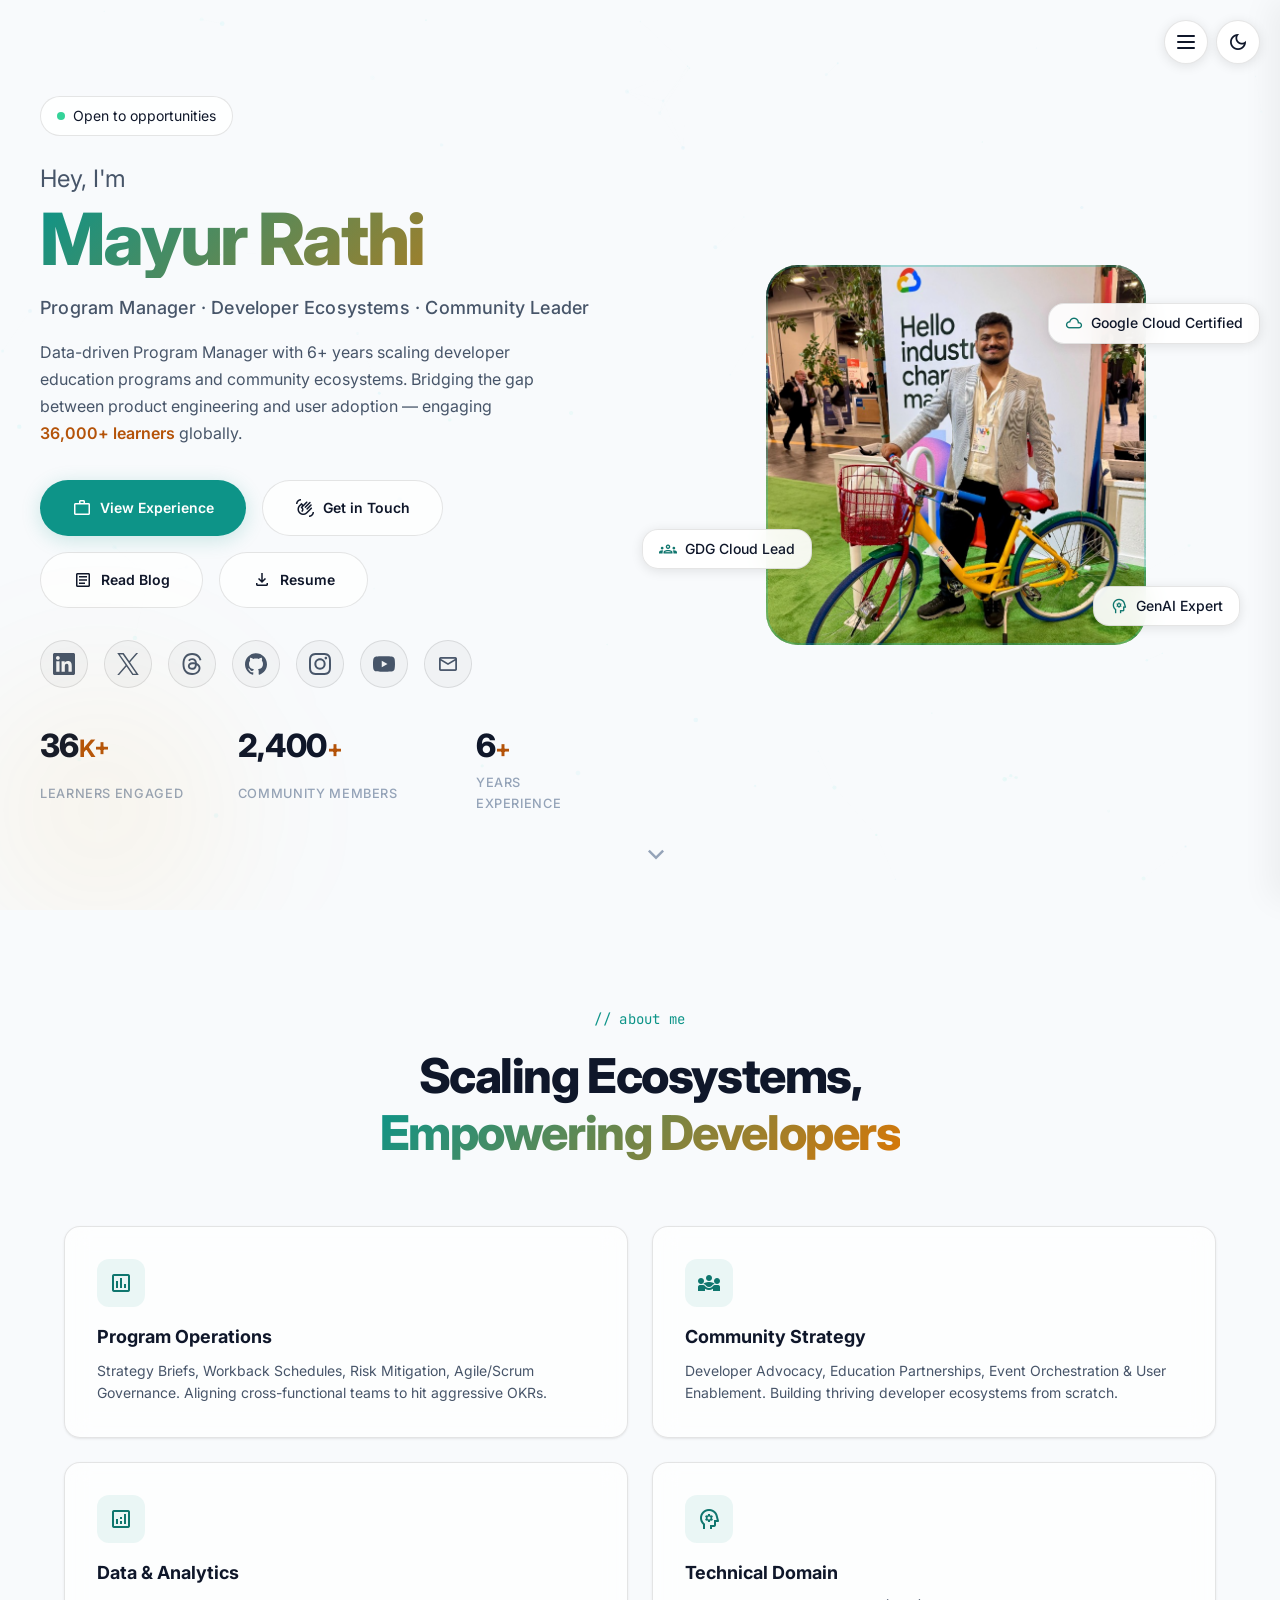
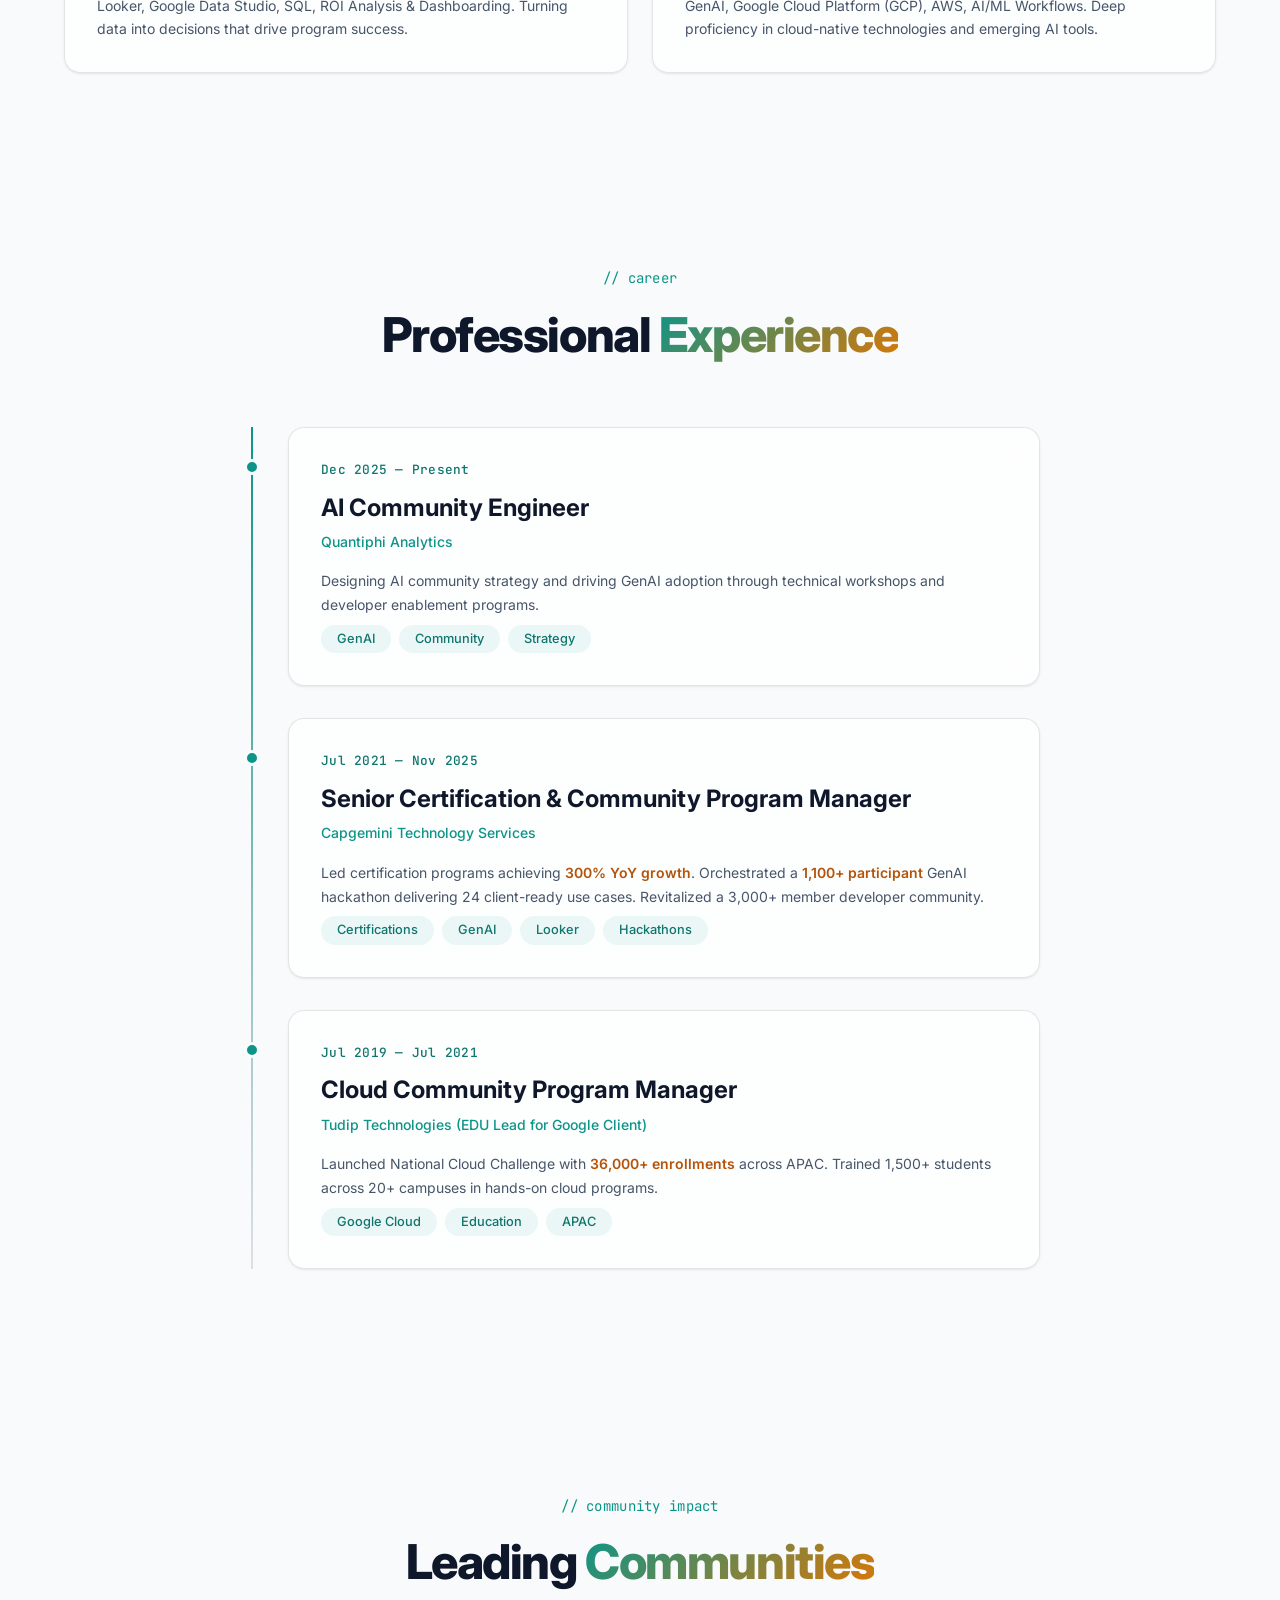
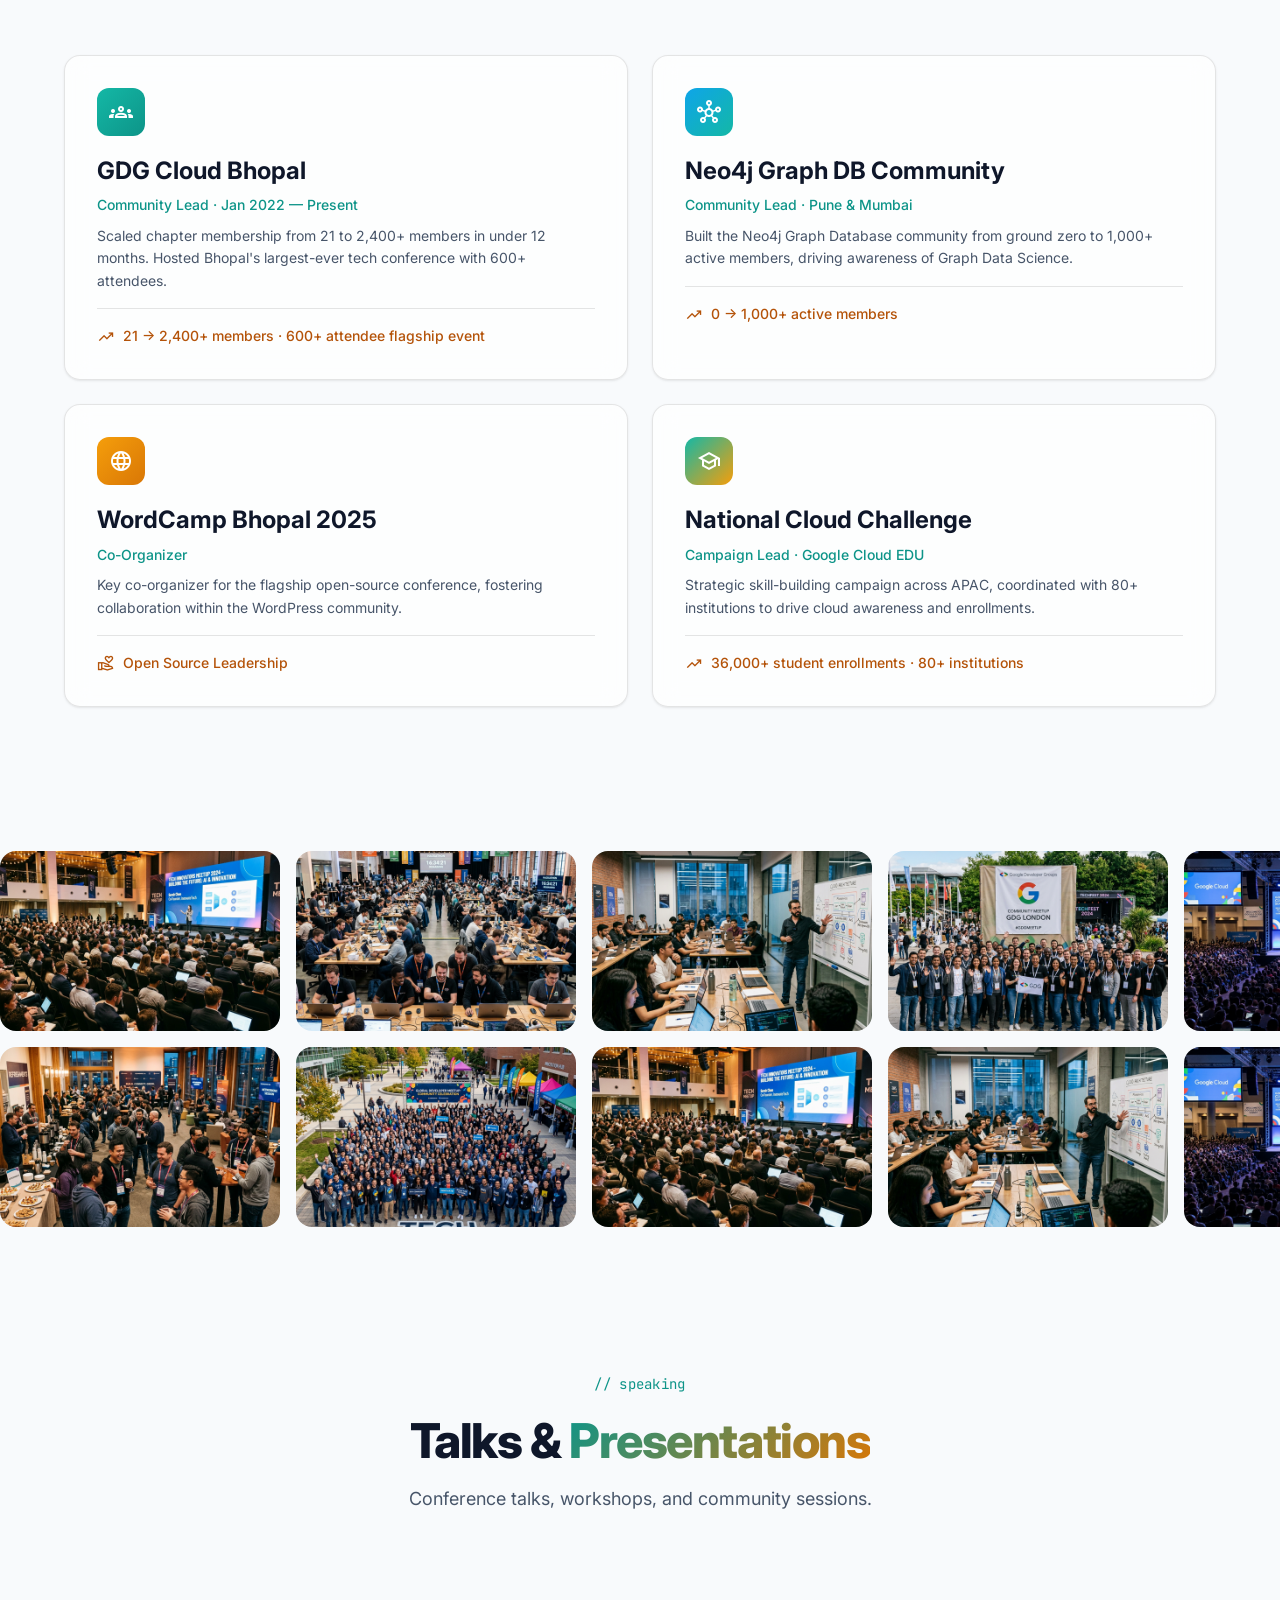
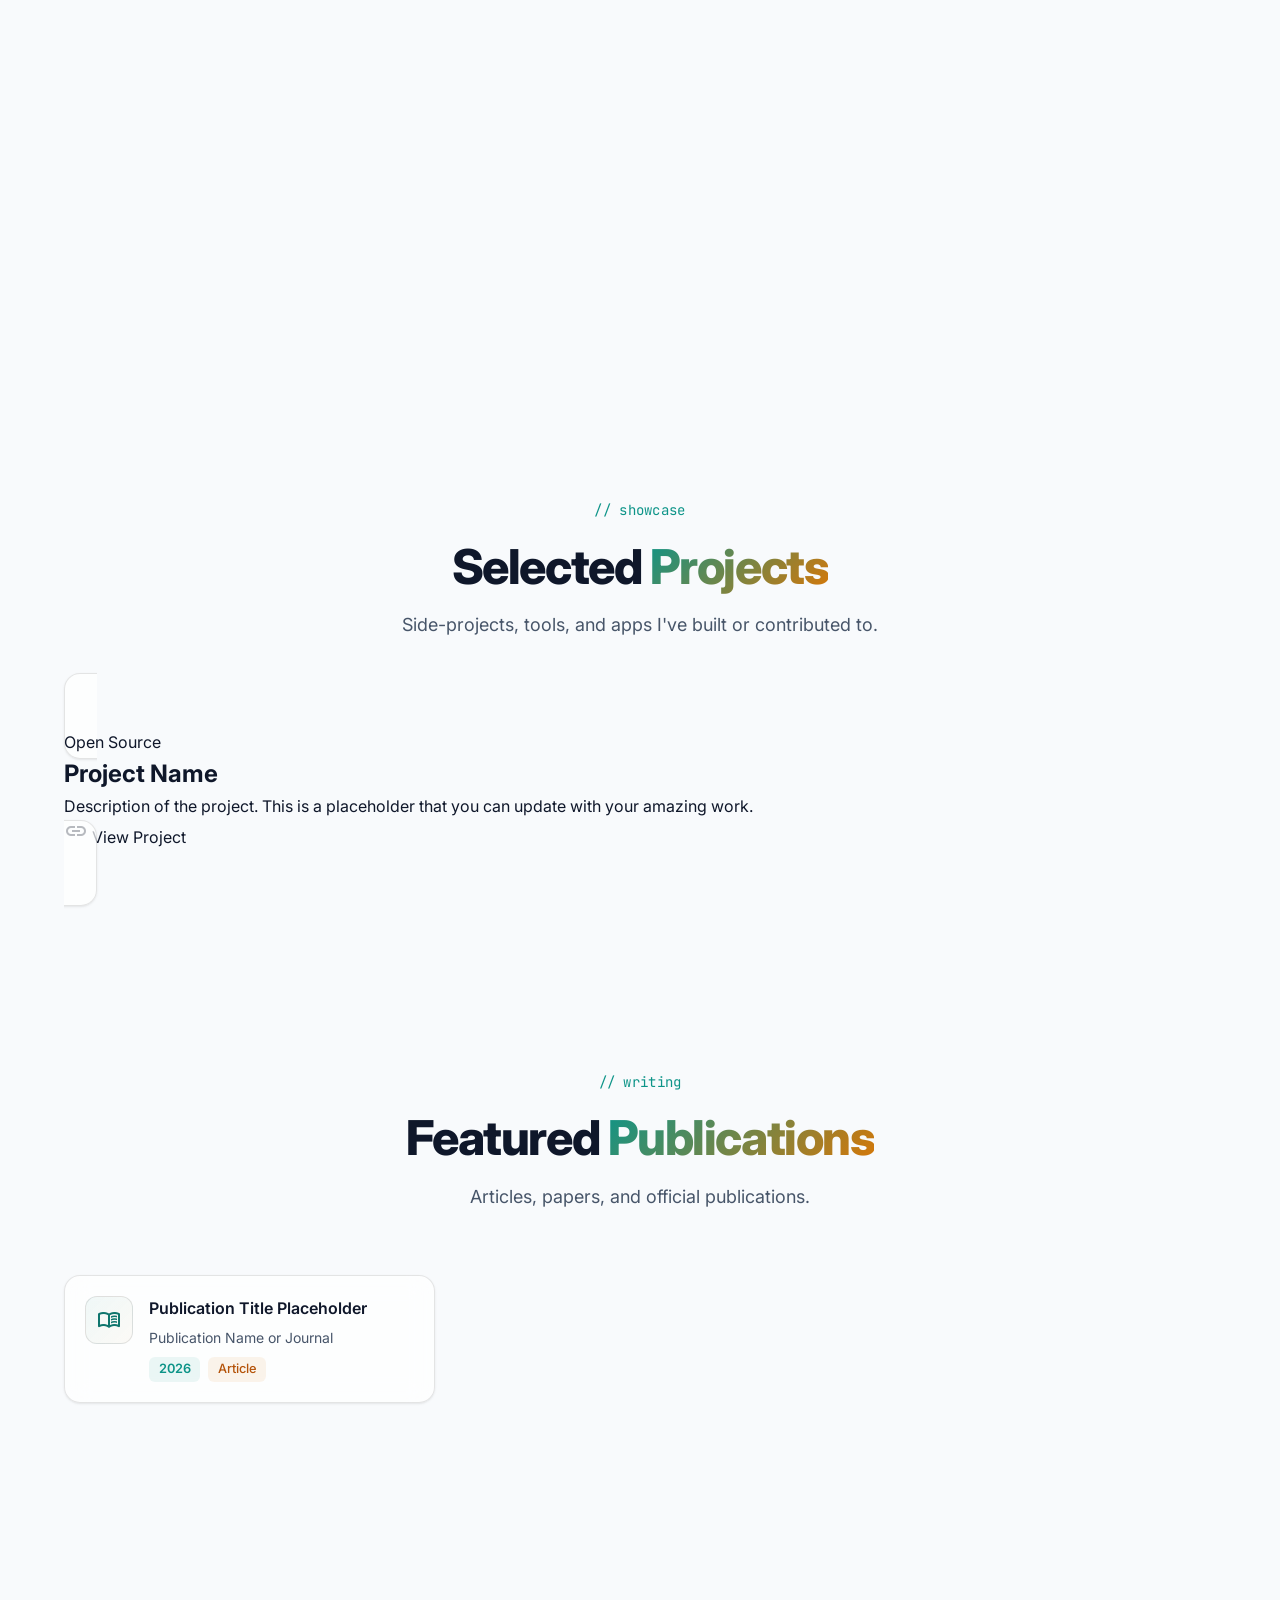
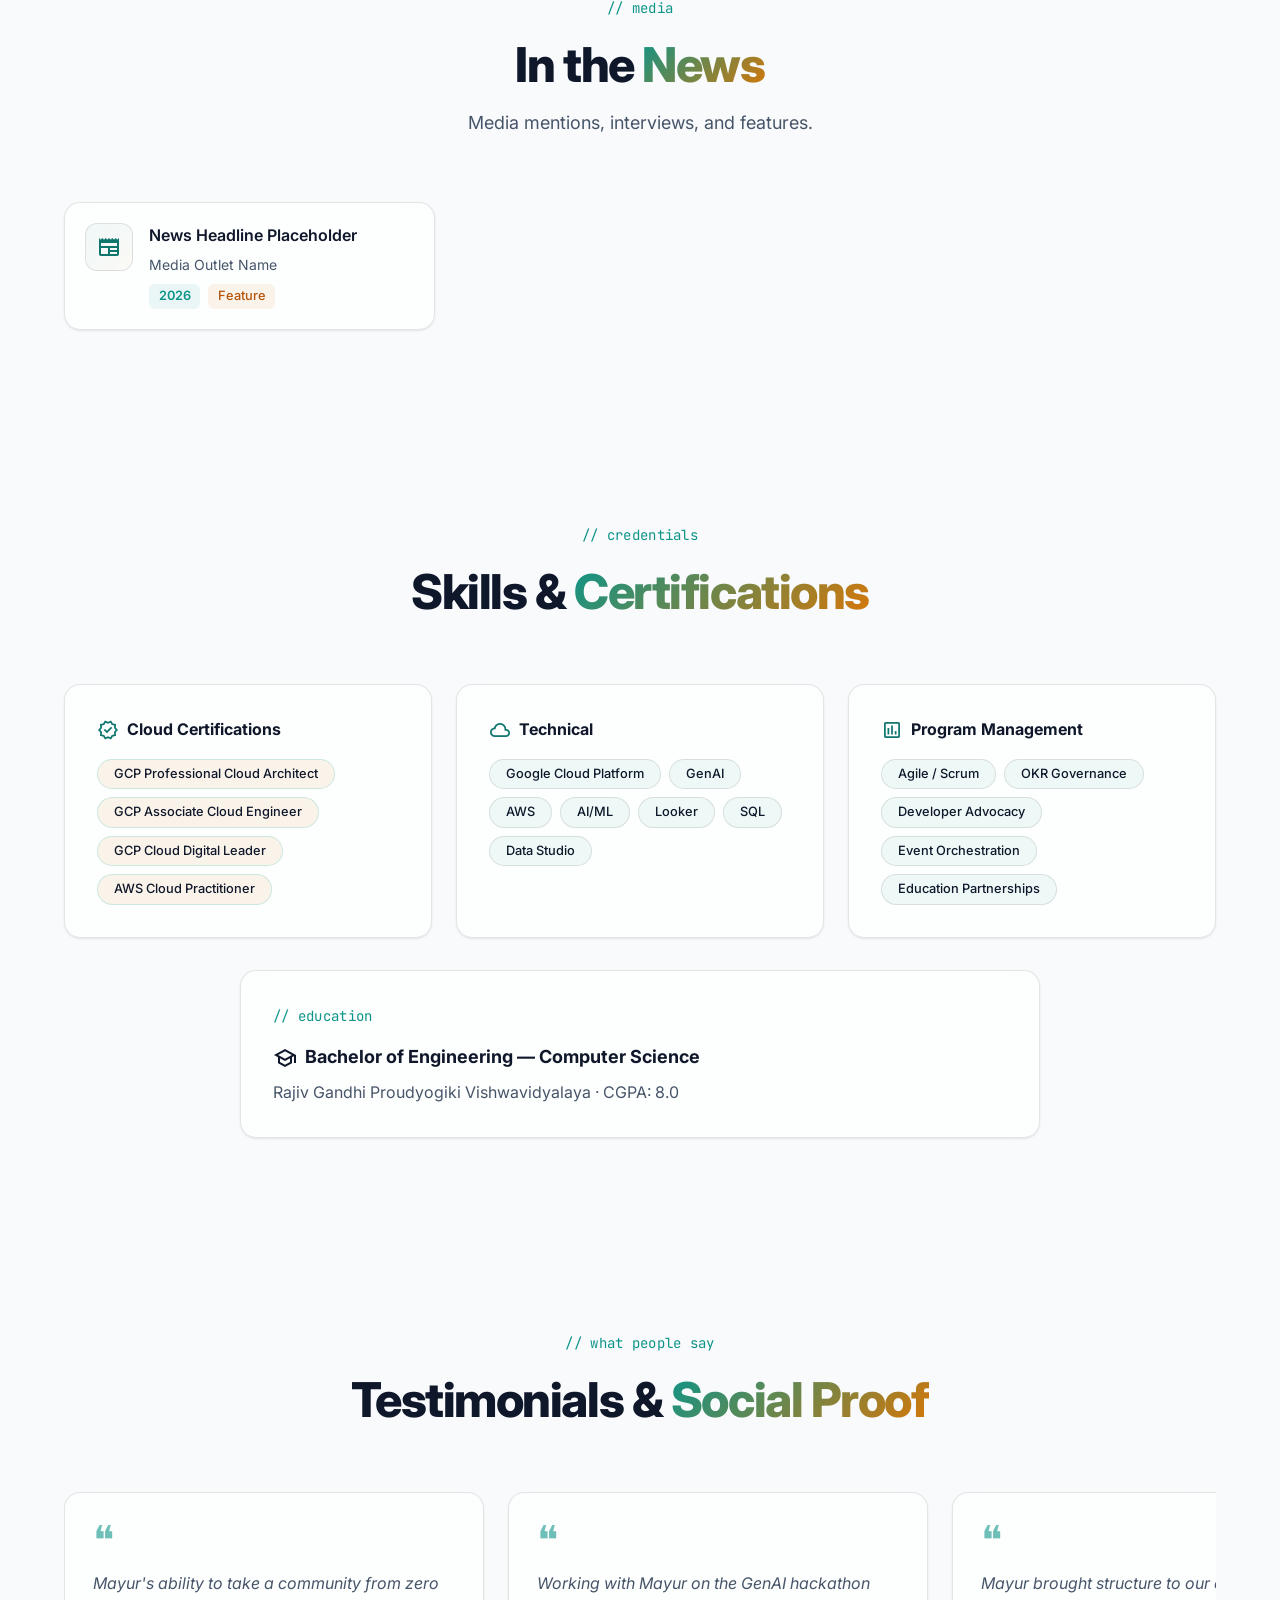
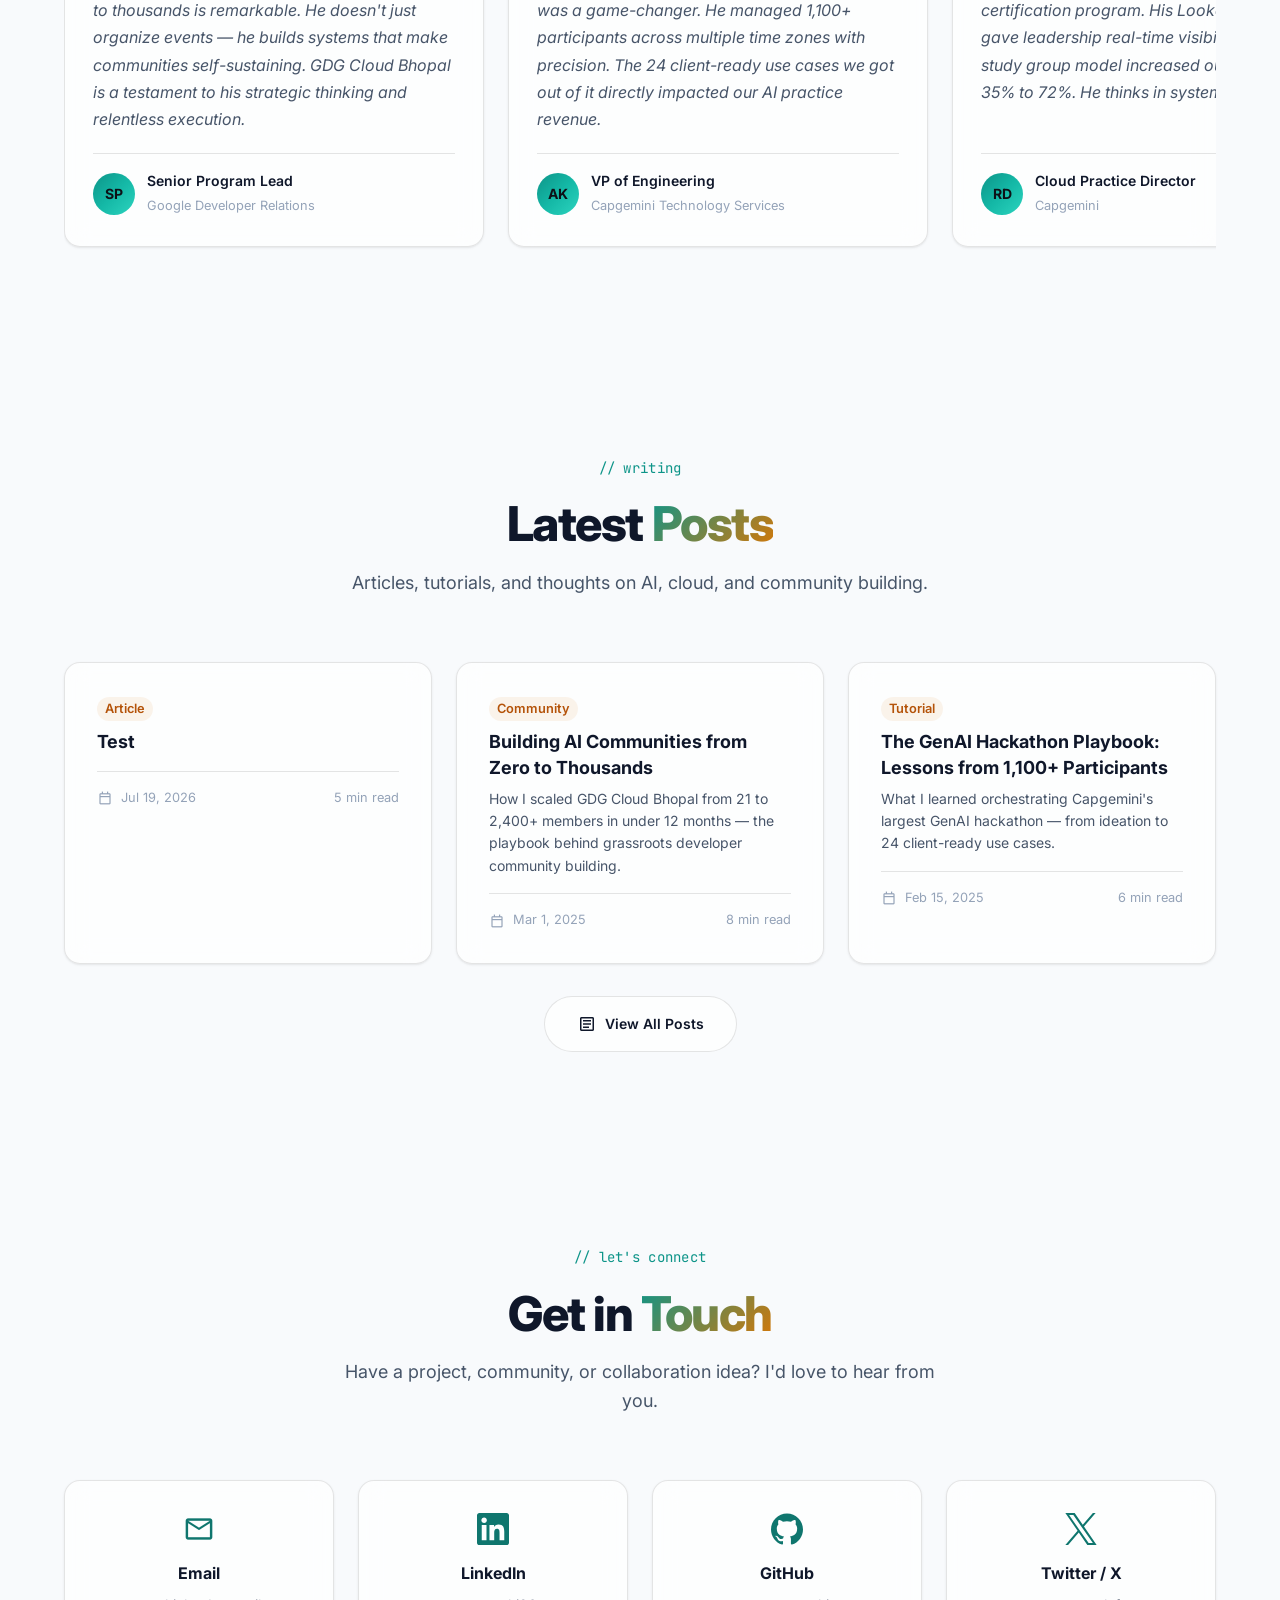
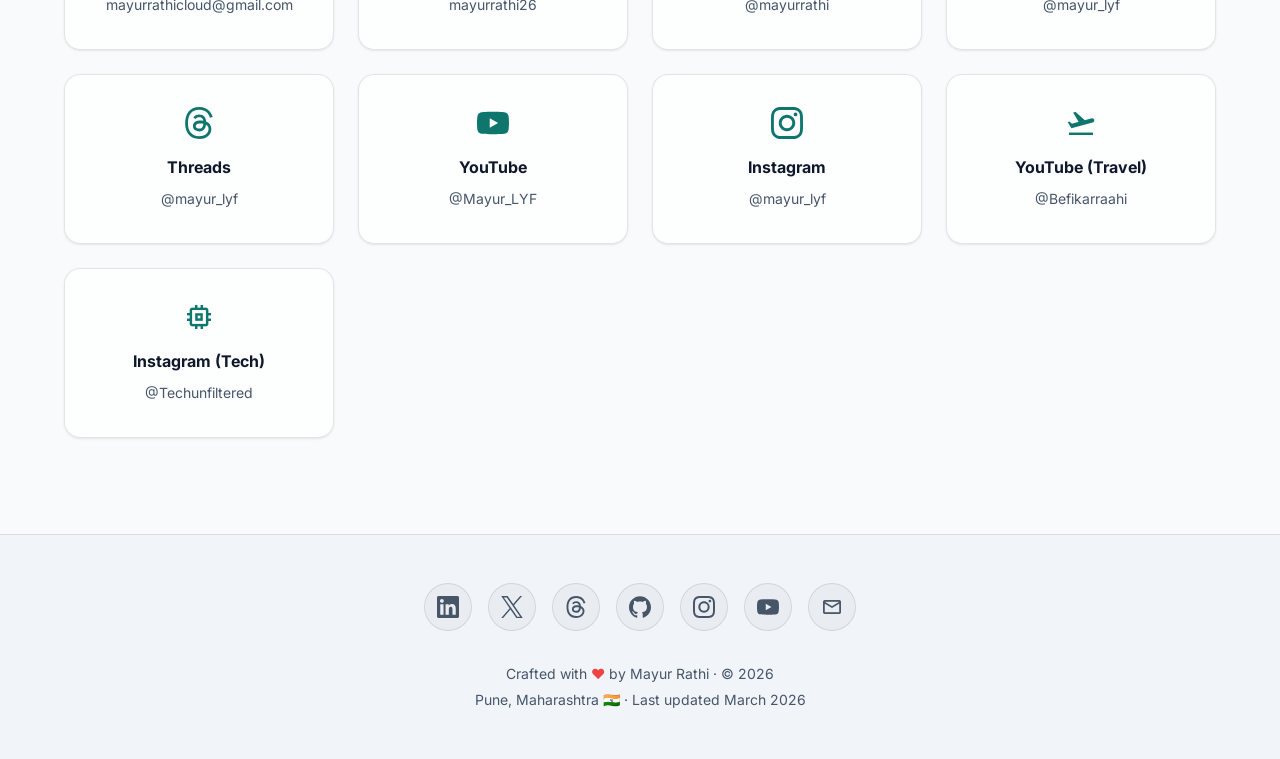
<file: index.html>
<!DOCTYPE html>
<html lang="en">

<head>
    <meta charset="UTF-8" />
    <meta name="viewport" content="width=device-width, initial-scale=1.0, viewport-fit=cover" />
    <title>Mayur Rathi — Program Manager · Developer Ecosystems · Community Leader</title>
    <meta name="description"
        content="Mayur Rathi — Program Manager with 6+ years scaling developer education programs & community ecosystems. 36,000+ learners engaged globally." />
    <meta name="author" content="Mayur Rathi" />

    <!-- Open Graph -->
    <meta property="og:type" content="website" />
    <meta property="og:title" content="Mayur Rathi — Program Manager · Developer Ecosystems · Community Leader" />
    <meta property="og:description"
        content="Data-driven Program Manager scaling developer education programs & community ecosystems. 36K+ learners engaged globally." />
    <meta property="og:image" content="https://mayur.bhopal.dev/assets/hero.jpg" />
    <meta property="og:url" content="https://mayur.bhopal.dev/" />

    <!-- Twitter Card -->
    <meta name="twitter:card" content="summary_large_image" />
    <meta name="twitter:title" content="Mayur Rathi — Program Manager · Community Leader" />
    <meta name="twitter:description"
        content="Scaling developer education programs & community ecosystems. 36K+ learners engaged globally." />
    <meta name="twitter:image" content="https://mayur.bhopal.dev/assets/hero.jpg" />

    <!-- PWA -->
    <meta name="theme-color" content="#14b8a6" />
    <meta name="mobile-web-app-capable" content="yes" />
    <meta name="apple-mobile-web-app-capable" content="yes" />
    <meta name="apple-mobile-web-app-status-bar-style" content="black-translucent" />

    <!-- Fonts -->
    <link rel="preconnect" href="https://fonts.googleapis.com" />
    <link rel="preconnect" href="https://fonts.gstatic.com" crossorigin />
    <link
        href="https://fonts.googleapis.com/css2?family=Inter:wght@300;400;500;600;700;800;900&family=JetBrains+Mono:wght@400;500&display=swap"
        rel="stylesheet" />
    <link href="https://fonts.googleapis.com/css2?family=Material+Symbols+Outlined:wght@400&display=swap"
        rel="stylesheet" />

    <link rel="icon" type="image/png" href="assets/favicon.png" />
    <link rel="apple-touch-icon" href="assets/favicon.png" />
    <link rel="stylesheet" href="styles.css" />
    <link rel="canonical" href="https://mayur.bhopal.dev/" />
    <meta name="last-modified" content="2026-03-05" />

    <!-- Structured Data: Person (Enhanced for E-E-A-T) -->
    <script type="application/ld+json">
    {
      "@context": "https://schema.org",
      "@type": "Person",
      "name": "Mayur Rathi",
      "url": "https://mayur.bhopal.dev",
      "image": "https://mayur.bhopal.dev/assets/hero.jpg",
      "email": "mayurrathicloud@gmail.com",
      "telephone": "+91-9669443169",
      "jobTitle": "AI Community Engineer",
      "description": "Data-driven Program Manager with over 6 years of experience scaling developer education programs and community ecosystems. Expert in Google Cloud Platform, GenAI technologies, and community building. Engaged 36,000+ learners globally.",
      "address": {
        "@type": "PostalAddress",
        "addressLocality": "Pune",
        "addressRegion": "Maharashtra",
        "addressCountry": "IN"
      },
      "worksFor": {
        "@type": "Organization",
        "name": "Quantiphi",
        "url": "https://quantiphi.com"
      },
      "alumniOf": [
        {
          "@type": "Organization",
          "name": "Capgemini"
        },
        {
          "@type": "Organization",
          "name": "Tudip Technologies"
        },
        {
          "@type": "EducationalOrganization",
          "name": "Rajiv Gandhi Proudyogiki Vishwavidyalaya"
        }
      ],
      "hasCredential": [
        {
          "@type": "EducationalOccupationalCredential",
          "name": "Google Cloud Professional Cloud Architect",
          "credentialCategory": "certification"
        },
        {
          "@type": "EducationalOccupationalCredential",
          "name": "Google Cloud Associate Cloud Engineer",
          "credentialCategory": "certification"
        },
        {
          "@type": "EducationalOccupationalCredential",
          "name": "Google Cloud Cloud Digital Leader",
          "credentialCategory": "certification"
        }
      ],
      "sameAs": [
        "https://github.com/mayurrathi",
        "https://linkedin.com/in/mayurrathi26",
        "https://twitter.com/mayur_lyf",
        "https://www.instagram.com/mayur_lyf/",
        "https://www.threads.net/@mayur_lyf",
        "https://www.youtube.com/@Mayur_LYF",
        "https://www.instagram.com/techunfiltered/",
        "https://www.youtube.com/@Befikarraahi",
        "https://www.instagram.com/befikarraahi/"
      ],
      "knowsAbout": [
        "Program Management",
        "Developer Ecosystems",
        "Google Cloud Platform",
        "Generative AI",
        "Community Building",
        "Looker",
        "Cloud Certifications",
        "Neo4j",
        "Event Orchestration"
      ]
    }
    </script>

    <!-- Structured Data: WebSite with SearchAction -->
    <script type="application/ld+json">
    {
      "@context": "https://schema.org",
      "@type": "WebSite",
      "name": "Mayur Rathi — Portfolio & Blog",
      "url": "https://mayur.bhopal.dev",
      "description": "Portfolio and blog of Mayur Rathi, a Program Manager specializing in developer ecosystems, cloud certifications, and community building.",
      "author": {
        "@type": "Person",
        "name": "Mayur Rathi"
      },
      "potentialAction": {
        "@type": "SearchAction",
        "target": "https://mayur.bhopal.dev/blog/?q={search_term_string}",
        "query-input": "required name=search_term_string"
      }
    }
    </script>

    <!-- Structured Data: FAQPage targeting People Also Ask -->
    <script type="application/ld+json">
    {
      "@context": "https://schema.org",
      "@type": "FAQPage",
      "mainEntity": [
        {
          "@type": "Question",
          "name": "Who is Mayur Rathi?",
          "acceptedAnswer": {
            "@type": "Answer",
            "text": "Mayur Rathi is a Program Manager and AI Community Engineer based in Pune, India, with over 6 years of experience scaling developer education programs and community ecosystems. He has engaged 36,000+ learners globally through initiatives at Quantiphi, Capgemini, and Tudip Technologies. He is Google Cloud certified and leads GDG Cloud Bhopal."
          }
        },
        {
          "@type": "Question",
          "name": "What is GDG Cloud Bhopal?",
          "acceptedAnswer": {
            "@type": "Answer",
            "text": "GDG Cloud Bhopal is a Google Developer Group chapter founded by Mayur Rathi in 2022 focused on cloud computing and AI technologies. Under his leadership, the community grew from 21 to over 2,400 members, hosting weekly workshops, monthly showcases, and quarterly conferences including a 600-person flagship tech event."
          }
        },
        {
          "@type": "Question",
          "name": "How to build a developer community from scratch?",
          "acceptedAnswer": {
            "@type": "Answer",
            "text": "To build a developer community from scratch: 1) Start with a clear mission and strategy document, not just events. 2) Build a content ladder with foundation workshops, advanced showcases, and flagship events. 3) Track return rate (not total signups) as your key metric. 4) Maintain a consistent weekly cadence to build habit and trust. 5) Empower members to become leaders and speakers. Mayur Rathi used this approach to grow GDG Cloud Bhopal from 21 to 2,400+ members."
          }
        },
        {
          "@type": "Question",
          "name": "What certifications does Mayur Rathi hold?",
          "acceptedAnswer": {
            "@type": "Answer",
            "text": "Mayur Rathi holds multiple Google Cloud certifications including Professional Cloud Architect, Associate Cloud Engineer, and Cloud Digital Leader. He also holds certifications in Looker, Google Data Studio, and has completed specialized programs in Generative AI and Prompt Engineering."
          }
        },
        {
          "@type": "Question",
          "name": "How to scale cloud certification programs at enterprise level?",
          "acceptedAnswer": {
            "@type": "Answer",
            "text": "To scale enterprise cloud certifications: 1) Create standardized study plans with weekly milestones for each certification path. 2) Build real-time tracking dashboards with Looker for leadership visibility. 3) Tie certifications to project staffing and career incentives. 4) Launch peer-led community prep sessions instead of top-down training. Mayur Rathi used this system at Capgemini to achieve 300% YoY growth in certifications, improving completion rates from 35% to 72%."
          }
        }
      ]
    }
    </script>

    <!-- Noscript fallback for bots that cannot execute JavaScript -->
    <noscript>
        <style>
            .noscript-content {
                padding: 40px 20px;
                max-width: 800px;
                margin: 0 auto;
                font-family: system-ui, sans-serif;
                color: #e2e8f0;
                background: #0d1117;
            }
        </style>
        <div class="noscript-content">
            <h1>Mayur Rathi — Program Manager · Developer Ecosystems · Community Leader</h1>
            <p>Data-driven Program Manager with over 6 years of experience scaling developer education programs and
                community ecosystems. Expert in bridging the gap between product engineering and user adoption,
                delivering initiatives that engaged 36,000+ learners globally. Currently working as AI Community
                Engineer at Quantiphi.</p>
            <h2>Experience</h2>
            <p>AI Community Engineer at Quantiphi (2025–Present). Previously: Program Manager at Capgemini (2021–2024)
                driving cloud certification programs with 300% YoY growth. EDU Lead at Tudip Technologies (2019–2021)
                managing Google Cloud education programs across APAC.</p>
            <h2>Community Leadership</h2>
            <p>Founded GDG Cloud Bhopal in 2022, growing the chapter from 21 to 2,400+ members. Organized a 600-person
                flagship tech conference. Built Neo4j Graph Database communities in Pune and Mumbai with 1,000+ members.
                Orchestrated a GenAI hackathon at Capgemini with 1,100+ participants producing 24 client-ready use
                cases.</p>
            <h2>Certifications</h2>
            <p>Google Cloud Professional Cloud Architect, Associate Cloud Engineer, Cloud Digital Leader. Specialized in
                Looker, Data Studio, and Generative AI.</p>
            <h2>Contact</h2>
            <p>Email: mayurrathicloud@gmail.com | LinkedIn: linkedin.com/in/mayurrathi26 | GitHub: github.com/mayurrathi
            </p>
        </div>
    </noscript>
</head>

<body>
    <!-- Dark/Light Mode Toggle -->
    <button class="theme-toggle" id="theme-toggle" title="Toggle dark/light mode" aria-label="Toggle theme">
        <span class="material-symbols-outlined" id="theme-icon">light_mode</span>
    </button>

    <!-- Animated Background Canvas -->
    <canvas id="bg-canvas"></canvas>

    <!-- Hamburger Menu Button (floating, top-right) -->
    <button class="hamburger" id="hamburger" aria-label="Open menu">
        <span></span>
        <span></span>
        <span></span>
    </button>

    <!-- Overlay Menu replacement (Side Panel) -->
    <div class="side-panel-backdrop" id="side-panel-backdrop"></div>
    <aside class="side-panel" id="side-panel">
        <div class="side-panel-header">
            <div class="side-panel-profile">
                <span class="name-gradient" style="font-size: 1.25rem; font-weight: 800;">Mayur Rathi</span>
            </div>
            <button class="side-panel-close" id="side-panel-close" aria-label="Close menu">
                <span class="material-symbols-outlined">close</span>
            </button>
        </div>
        <div class="side-panel-content">
            <div class="side-panel-section">
                <p class="side-panel-label">Navigate</p>
                <a href="#about" class="side-link">About</a>
                <a href="#experience" class="side-link">Experience</a>
                <a href="#community" class="side-link">Community</a>
            </div>
            <div class="side-panel-section">
                <p class="side-panel-label">Content</p>
                <a href="blog/" class="side-link">Blog</a>
                <a href="#talks" class="side-link">Talks</a>
                <a href="#projects" class="side-link">Projects</a>
                <a href="#publications" class="side-link">Publications</a>
                <a href="#news" class="side-link">In the News</a>
            </div>
            <div class="side-panel-section">
                <p class="side-panel-label">Connect</p>
                <div class="social-row icon-only-row">
                    <a href="https://linkedin.com/in/mayurrathi26" target="_blank" rel="noopener" class="social-icon"
                        aria-label="LinkedIn">
                        <svg viewBox="0 0 24 24" width="22" height="22" fill="currentColor">
                            <path
                                d="M20.447 20.452h-3.554v-5.569c0-1.328-.027-3.037-1.852-3.037-1.853 0-2.136 1.445-2.136 2.939v5.667H9.351V9h3.414v1.561h.046c.477-.9 1.637-1.85 3.37-1.85 3.601 0 4.267 2.37 4.267 5.455v6.286zM5.337 7.433c-1.144 0-2.063-.926-2.063-2.065 0-1.138.92-2.063 2.063-2.063 1.14 0 2.064.925 2.064 2.063 0 1.139-.925 2.065-2.064 2.065zm1.782 13.019H3.555V9h3.564v11.452zM22.225 0H1.771C.792 0 0 .774 0 1.729v20.542C0 23.227.792 24 1.771 24h20.451C23.2 24 24 23.227 24 22.271V1.729C24 .774 23.2 0 22.222 0h.003z" />
                        </svg>
                    </a>
                    <a href="https://twitter.com/mayurrathi" target="_blank" rel="noopener" class="social-icon"
                        aria-label="Twitter">
                        <svg viewBox="0 0 24 24" width="22" height="22" fill="currentColor">
                            <path
                                d="M14.234 10.162 22.977 0h-2.072l-7.591 8.824L7.251 0H.258l9.168 13.343L.258 24H2.33l8.016-9.318L16.749 24h6.993zm-2.837 3.299-.929-1.329L3.076 1.56h3.182l5.965 8.532.929 1.329 7.754 11.09h-3.182z" />
                        </svg>
                    </a>
                    <a href="https://github.com/mayurrathi" target="_blank" rel="noopener" class="social-icon"
                        aria-label="GitHub">
                        <svg viewBox="0 0 24 24" width="22" height="22" fill="currentColor">
                            <path
                                d="M12 .297c-6.63 0-12 5.373-12 12 0 5.303 3.438 9.8 8.205 11.385.6.113.82-.258.82-.577 0-.285-.01-1.04-.015-2.04-3.338.724-4.042-1.61-4.042-1.61C4.422 18.07 3.633 17.7 3.633 17.7c-1.087-.744.084-.729.084-.729 1.205.084 1.838 1.236 1.838 1.236 1.07 1.835 2.809 1.305 3.495.998.108-.776.417-1.305.76-1.605-2.665-.3-5.466-1.332-5.466-5.93 0-1.31.465-2.38 1.235-3.22-.135-.303-.54-1.523.105-3.176 0 0 1.005-.322 3.3 1.23.96-.267 1.98-.399 3-.405 1.02.006 2.04.138 3 .405 2.28-1.552 3.285-1.23 3.285-1.23.645 1.653.24 2.873.12 3.176.765.84 1.23 1.91 1.23 3.22 0 4.61-2.805 5.625-5.475 5.92.42.36.81 1.096.81 2.22 0 1.606-.015 2.896-.015 3.286 0 .315.21.69.825.57C20.565 22.092 24 17.592 24 12.297c0-6.627-5.373-12-12-12" />
                        </svg>
                    </a>
                    <a href="https://www.instagram.com/mayur_lyf/" target="_blank" rel="noopener" class="social-icon"
                        aria-label="Instagram">
                        <svg viewBox="0 0 24 24" width="22" height="22" fill="currentColor">
                            <path
                                d="M7.0301.084c-1.2768.0602-2.1487.264-2.911.5634-.7888.3075-1.4575.72-2.1228 1.3877-.6652.6677-1.075 1.3368-1.3802 2.127-.2954.7638-.4956 1.6365-.552 2.914-.0564 1.2775-.0689 1.6882-.0626 4.947.0062 3.2586.0206 3.6671.0825 4.9473.061 1.2765.264 2.1482.5635 2.9107.308.7889.72 1.4573 1.388 2.1228.6679.6655 1.3365 1.0743 2.1285 1.38.7632.295 1.6361.4961 2.9134.552 1.2773.056 1.6884.069 4.9462.0627 3.2578-.0062 3.668-.0207 4.9478-.0814 1.28-.0607 2.147-.2652 2.9098-.5633.7889-.3086 1.4578-.72 2.1228-1.3881.665-.6682 1.0745-1.3378 1.3795-2.1284.2957-.7632.4966-1.636.552-2.9124.056-1.2809.0692-1.6898.063-4.948-.0063-3.2583-.021-3.6668-.0817-4.9465-.0607-1.2797-.264-2.1487-.5633-2.9117-.3084-.7889-.72-1.4568-1.3876-2.1228C21.2982 1.33 20.628.9208 19.8378.6165 19.074.321 18.2017.1197 16.9244.0645 15.6471.0093 15.236-.005 11.977.0014 8.718.0076 8.31.0215 7.0301.0839m.1402 21.6932c-1.17-.0509-1.8053-.2453-2.2287-.408-.5606-.216-.96-.4771-1.3819-.895-.422-.4178-.6811-.8186-.9-1.378-.1644-.4234-.3624-1.058-.4171-2.228-.0595-1.2645-.072-1.6442-.079-4.848-.007-3.2037.0053-3.583.0607-4.848.05-1.169.2456-1.805.408-2.2282.216-.5613.4762-.96.895-1.3816.4188-.4217.8184-.6814 1.3783-.9003.423-.1651 1.0575-.3614 2.227-.4171 1.2655-.06 1.6447-.072 4.848-.079 3.2033-.007 3.5835.005 4.8495.0608 1.169.0508 1.8053.2445 2.228.408.5608.216.96.4754 1.3816.895.4217.4194.6816.8176.9005 1.3787.1653.4217.3617 1.056.4169 2.2263.0602 1.2655.0739 1.645.0796 4.848.0058 3.203-.0055 3.5834-.061 4.848-.051 1.17-.245 1.8055-.408 2.2294-.216.5604-.4763.96-.8954 1.3814-.419.4215-.8181.6811-1.3783.9-.4224.1649-1.0577.3617-2.2262.4174-1.2656.0595-1.6448.072-4.8493.079-3.2045.007-3.5825-.006-4.848-.0608M16.953 5.5864A1.44 1.44 0 1 0 18.39 4.144a1.44 1.44 0 0 0-1.437 1.4424M5.8385 12.012c.0067 3.4032 2.7706 6.1557 6.173 6.1493 3.4026-.0065 6.157-2.7701 6.1506-6.1733-.0065-3.4032-2.771-6.1565-6.174-6.1498-3.403.0067-6.156 2.771-6.1496 6.1738M8 12.0077a4 4 0 1 1 4.008 3.9921A3.9996 3.9996 0 0 1 8 12.0077" />
                        </svg>
                    </a>
                    <a href="https://www.youtube.com/@Mayur_LYF" target="_blank" rel="noopener" class="social-icon"
                        aria-label="YouTube">
                        <svg viewBox="0 0 24 24" width="22" height="22" fill="currentColor">
                            <path
                                d="M23.498 6.186a3.016 3.016 0 0 0-2.122-2.136C19.505 3.545 12 3.545 12 3.545s-7.505 0-9.377.505A3.017 3.017 0 0 0 .502 6.186C0 8.07 0 12 0 12s0 3.93.502 5.814a3.016 3.016 0 0 0 2.122 2.136c1.871.505 9.376.505 9.376.505s7.505 0 9.377-.505a3.015 3.015 0 0 0 2.122-2.136C24 15.93 24 12 24 12s0-3.93-.502-5.814zM9.545 15.568V8.432L15.818 12l-6.273 3.568z" />
                        </svg>
                    </a>
                    <a href="mailto:mayurrathicloud@gmail.com" class="social-icon" aria-label="Email">
                        <span class="material-symbols-outlined" style="font-size: 22px;">mail</span>
                    </a>
                </div>
            </div>
        </div>
    </aside>

    <!-- Floating Navigation (appears on scroll) -->
    <nav class="floating-nav" id="floating-nav">
        <div class="nav-inner">
            <a href="#hero" class="nav-link active" data-section="hero">
                <span class="material-symbols-outlined">home</span>
                <span class="nav-label">Home</span>
            </a>
            <a href="#about" class="nav-link" data-section="about">
                <span class="material-symbols-outlined">person</span>
                <span class="nav-label">About</span>
            </a>
            <a href="#experience" class="nav-link" data-section="experience">
                <span class="material-symbols-outlined">work</span>
                <span class="nav-label">Experience</span>
            </a>
            <a href="#community" class="nav-link" data-section="community">
                <span class="material-symbols-outlined">groups</span>
                <span class="nav-label">Community</span>
            </a>
            <a href="blog/" class="nav-link" data-section="blog">
                <span class="material-symbols-outlined">article</span>
                <span class="nav-label">Blog</span>
            </a>
            <a href="#contact" class="nav-link" data-section="contact">
                <span class="material-symbols-outlined">mail</span>
                <span class="nav-label">Contact</span>
            </a>
        </div>
    </nav>

    <main>
        <!-- ═══════════════ HERO SECTION ═══════════════ -->
        <section id="hero" class="hero-section">
            <div class="hero-content">
                <div class="hero-text">
                    <div class="hero-badge animate-in">
                        <span class="badge-dot"></span>
                        Open to opportunities
                    </div>
                    <h1 class="hero-title animate-in">
                        <span class="greeting">Hey, I'm</span>
                        <span class="name-gradient">Mayur Rathi</span>
                    </h1>
                    <p class="hero-subtitle animate-in">
                        Program Manager · Developer Ecosystems · Community Leader
                    </p>
                    <p class="hero-description animate-in">
                        Data-driven Program Manager with 6+ years scaling developer education programs and
                        community ecosystems. Bridging the gap between product engineering and user adoption —
                        engaging <strong>36,000+ learners</strong> globally.
                    </p>
                    <div class="hero-cta animate-in">
                        <a href="#experience" class="btn btn-primary">
                            <span class="material-symbols-outlined">work</span>
                            View Experience
                        </a>
                        <a href="#contact" class="btn btn-secondary">
                            <span class="material-symbols-outlined">waving_hand</span>
                            Get in Touch
                        </a>
                        <a href="blog/" class="btn btn-secondary">
                            <span class="material-symbols-outlined">article</span>
                            Read Blog
                        </a>
                        <a href="assets/Mayur_Rathi_Resume.pdf" download class="btn btn-secondary" id="resume-download">
                            <span class="material-symbols-outlined">download</span>
                            Resume
                        </a>
                    </div>

                    <div class="social-row hero-socials animate-in">
                        <a href="https://linkedin.com/in/mayurrathi26" target="_blank" rel="noopener"
                            class="social-icon" aria-label="LinkedIn">
                            <svg viewBox="0 0 24 24" width="22" height="22" fill="currentColor">
                                <path
                                    d="M20.447 20.452h-3.554v-5.569c0-1.328-.027-3.037-1.852-3.037-1.853 0-2.136 1.445-2.136 2.939v5.667H9.351V9h3.414v1.561h.046c.477-.9 1.637-1.85 3.37-1.85 3.601 0 4.267 2.37 4.267 5.455v6.286zM5.337 7.433c-1.144 0-2.063-.926-2.063-2.065 0-1.138.92-2.063 2.063-2.063 1.14 0 2.064.925 2.064 2.063 0 1.139-.925 2.065-2.064 2.065zm1.782 13.019H3.555V9h3.564v11.452zM22.225 0H1.771C.792 0 0 .774 0 1.729v20.542C0 23.227.792 24 1.771 24h20.451C23.2 24 24 23.227 24 22.271V1.729C24 .774 23.2 0 22.222 0h.003z" />
                            </svg>
                        </a>
                        <a href="https://twitter.com/mayur_lyf" target="_blank" rel="noopener" class="social-icon"
                            aria-label="Twitter">
                            <svg viewBox="0 0 24 24" width="22" height="22" fill="currentColor">
                                <path
                                    d="M14.234 10.162 22.977 0h-2.072l-7.591 8.824L7.251 0H.258l9.168 13.343L.258 24H2.33l8.016-9.318L16.749 24h6.993zm-2.837 3.299-.929-1.329L3.076 1.56h3.182l5.965 8.532.929 1.329 7.754 11.09h-3.182z" />
                            </svg>
                        </a>
                        <a href="https://www.threads.net/@mayur_lyf" target="_blank" rel="noopener" class="social-icon"
                            aria-label="Threads">
                            <svg viewBox="0 0 192 192" width="22" height="22" fill="currentColor">
                                <path
                                    d="M141.537 88.9883C140.71 88.5919 139.87 88.2104 139.019 87.8451C137.537 60.5382 122.616 44.905 97.5619 44.745C97.4484 44.7443 97.3355 44.7443 97.222 44.7443C82.2364 44.7443 69.7731 51.1409 62.102 62.7807L75.881 72.2328C81.6116 63.5383 90.6052 61.6848 97.2286 61.6848C97.3051 61.6848 97.3819 61.6848 97.4576 61.6855C105.707 61.7381 111.932 64.1366 115.961 68.814C118.893 72.2193 120.854 76.925 121.825 82.8638C114.511 81.6207 106.601 81.2385 98.145 81.7233C74.3247 83.0954 59.0111 96.9879 60.0396 116.292C60.5615 126.084 65.4397 134.508 73.775 140.011C80.8224 144.663 89.899 146.938 99.3323 146.423C111.79 145.74 121.563 140.987 128.381 132.296C133.559 125.696 136.834 117.143 138.28 106.366C144.217 109.949 148.617 114.664 151.047 120.332C155.179 129.967 155.42 145.8 142.501 158.708C131.182 170.016 117.576 174.908 97.0135 175.059C74.2042 174.89 56.9538 167.575 45.7381 153.317C35.2355 139.966 29.8077 120.682 29.6052 96C29.8077 71.3178 35.2355 52.0336 45.7381 38.6827C56.9538 24.4249 74.2039 17.11 97.0132 16.9405C119.988 17.1113 137.539 24.4614 149.184 38.788C154.894 45.8136 159.199 54.6488 162.037 64.9503L178.184 60.6422C174.744 47.9622 169.331 37.0357 161.965 27.974C147.036 9.60668 125.202 0.195148 97.0695 0H96.9569C68.8816 0.19447 47.2921 9.6418 32.7883 28.0793C19.8819 44.4864 13.2244 67.3157 13.0007 95.9325L13 96L13.0007 96.0675C13.2244 124.684 19.8819 147.514 32.7883 163.921C47.2921 182.358 68.8816 191.806 96.9569 192H97.0695C122.03 191.827 139.624 185.292 154.118 170.811C173.081 151.866 172.51 128.119 166.26 113.541C161.776 103.087 153.227 94.5962 141.537 88.9883ZM98.4405 129.507C88.0005 130.095 77.1544 125.409 76.6196 115.372C76.2232 107.93 81.9158 99.626 99.0812 98.6368C101.047 98.5234 102.976 98.468 104.871 98.468C111.106 98.468 116.939 99.0737 122.242 100.233C120.264 124.935 108.662 128.946 98.4405 129.507Z" />
                            </svg>
                        </a>
                        <a href="https://github.com/mayurrathi" target="_blank" rel="noopener" class="social-icon"
                            aria-label="GitHub">
                            <svg viewBox="0 0 24 24" width="22" height="22" fill="currentColor">
                                <path
                                    d="M12 .297c-6.63 0-12 5.373-12 12 0 5.303 3.438 9.8 8.205 11.385.6.113.82-.258.82-.577 0-.285-.01-1.04-.015-2.04-3.338.724-4.042-1.61-4.042-1.61C4.422 18.07 3.633 17.7 3.633 17.7c-1.087-.744.084-.729.084-.729 1.205.084 1.838 1.236 1.838 1.236 1.07 1.835 2.809 1.305 3.495.998.108-.776.417-1.305.76-1.605-2.665-.3-5.466-1.332-5.466-5.93 0-1.31.465-2.38 1.235-3.22-.135-.303-.54-1.523.105-3.176 0 0 1.005-.322 3.3 1.23.96-.267 1.98-.399 3-.405 1.02.006 2.04.138 3 .405 2.28-1.552 3.285-1.23 3.285-1.23.645 1.653.24 2.873.12 3.176.765.84 1.23 1.91 1.23 3.22 0 4.61-2.805 5.625-5.475 5.92.42.36.81 1.096.81 2.22 0 1.606-.015 2.896-.015 3.286 0 .315.21.69.825.57C20.565 22.092 24 17.592 24 12.297c0-6.627-5.373-12-12-12" />
                            </svg>
                        </a>
                        <a href="https://www.instagram.com/mayur_lyf/" target="_blank" rel="noopener"
                            class="social-icon" aria-label="Instagram">
                            <svg viewBox="0 0 24 24" width="22" height="22" fill="currentColor">
                                <path
                                    d="M7.0301.084c-1.2768.0602-2.1487.264-2.911.5634-.7888.3075-1.4575.72-2.1228 1.3877-.6652.6677-1.075 1.3368-1.3802 2.127-.2954.7638-.4956 1.6365-.552 2.914-.0564 1.2775-.0689 1.6882-.0626 4.947.0062 3.2586.0206 3.6671.0825 4.9473.061 1.2765.264 2.1482.5635 2.9107.308.7889.72 1.4573 1.388 2.1228.6679.6655 1.3365 1.0743 2.1285 1.38.7632.295 1.6361.4961 2.9134.552 1.2773.056 1.6884.069 4.9462.0627 3.2578-.0062 3.668-.0207 4.9478-.0814 1.28-.0607 2.147-.2652 2.9098-.5633.7889-.3086 1.4578-.72 2.1228-1.3881.665-.6682 1.0745-1.3378 1.3795-2.1284.2957-.7632.4966-1.636.552-2.9124.056-1.2809.0692-1.6898.063-4.948-.0063-3.2583-.021-3.6668-.0817-4.9465-.0607-1.2797-.264-2.1487-.5633-2.9117-.3084-.7889-.72-1.4568-1.3876-2.1228C21.2982 1.33 20.628.9208 19.8378.6165 19.074.321 18.2017.1197 16.9244.0645 15.6471.0093 15.236-.005 11.977.0014 8.718.0076 8.31.0215 7.0301.0839m.1402 21.6932c-1.17-.0509-1.8053-.2453-2.2287-.408-.5606-.216-.96-.4771-1.3819-.895-.422-.4178-.6811-.8186-.9-1.378-.1644-.4234-.3624-1.058-.4171-2.228-.0595-1.2645-.072-1.6442-.079-4.848-.007-3.2037.0053-3.583.0607-4.848.05-1.169.2456-1.805.408-2.2282.216-.5613.4762-.96.895-1.3816.4188-.4217.8184-.6814 1.3783-.9003.423-.1651 1.0575-.3614 2.227-.4171 1.2655-.06 1.6447-.072 4.848-.079 3.2033-.007 3.5835.005 4.8495.0608 1.169.0508 1.8053.2445 2.228.408.5608.216.96.4754 1.3816.895.4217.4194.6816.8176.9005 1.3787.1653.4217.3617 1.056.4169 2.2263.0602 1.2655.0739 1.645.0796 4.848.0058 3.203-.0055 3.5834-.061 4.848-.051 1.17-.245 1.8055-.408 2.2294-.216.5604-.4763.96-.8954 1.3814-.419.4215-.8181.6811-1.3783.9-.4224.1649-1.0577.3617-2.2262.4174-1.2656.0595-1.6448.072-4.8493.079-3.2045.007-3.5825-.006-4.848-.0608M16.953 5.5864A1.44 1.44 0 1 0 18.39 4.144a1.44 1.44 0 0 0-1.437 1.4424M5.8385 12.012c.0067 3.4032 2.7706 6.1557 6.173 6.1493 3.4026-.0065 6.157-2.7701 6.1506-6.1733-.0065-3.4032-2.771-6.1565-6.174-6.1498-3.403.0067-6.156 2.771-6.1496 6.1738M8 12.0077a4 4 0 1 1 4.008 3.9921A3.9996 3.9996 0 0 1 8 12.0077" />
                            </svg>
                        </a>
                        <a href="https://www.youtube.com/@Mayur_LYF" target="_blank" rel="noopener" class="social-icon"
                            aria-label="YouTube">
                            <svg viewBox="0 0 24 24" width="22" height="22" fill="currentColor">
                                <path
                                    d="M23.498 6.186a3.016 3.016 0 0 0-2.122-2.136C19.505 3.545 12 3.545 12 3.545s-7.505 0-9.377.505A3.017 3.017 0 0 0 .502 6.186C0 8.07 0 12 0 12s0 3.93.502 5.814a3.016 3.016 0 0 0 2.122 2.136c1.871.505 9.376.505 9.376.505s7.505 0 9.377-.505a3.015 3.015 0 0 0 2.122-2.136C24 15.93 24 12 24 12s0-3.93-.502-5.814zM9.545 15.568V8.432L15.818 12l-6.273 3.568z" />
                            </svg>
                        </a>
                        <a href="mailto:mayurrathicloud@gmail.com" class="social-icon" aria-label="Email">
                            <span class="material-symbols-outlined" style="font-size: 22px;">mail</span>
                        </a>
                    </div>
                    <div class="hero-stats animate-in">
                        <div class="stat">
                            <span class="stat-number" data-count="36">0</span><span class="stat-suffix">K+</span>
                            <span class="stat-label">Learners Engaged</span>
                        </div>
                        <div class="stat">
                            <span class="stat-number" data-count="2400">0</span><span class="stat-suffix">+</span>
                            <span class="stat-label">Community Members</span>
                        </div>
                        <div class="stat">
                            <span class="stat-number" data-count="6">0</span><span class="stat-suffix">+</span>
                            <span class="stat-label">Years Experience</span>
                        </div>
                    </div>
                </div>
                <div class="hero-image animate-in">
                    <div class="image-wrapper">
                        <div class="image-glow"></div>
                        <img src="assets/hero.jpg" alt="Mayur Rathi at Google Cloud Next event" loading="eager" />
                        <div class="image-border"></div>
                    </div>
                    <div class="floating-card card-1">
                        <span class="material-symbols-outlined">cloud</span>
                        Google Cloud Certified
                    </div>
                    <div class="floating-card card-2">
                        <span class="material-symbols-outlined">groups</span>
                        GDG Cloud Lead
                    </div>
                    <div class="floating-card card-3">
                        <span class="material-symbols-outlined">psychology</span>
                        GenAI Expert
                    </div>
                </div>
            </div>
            <div class="scroll-indicator animate-in">
                <span class="material-symbols-outlined">expand_more</span>
            </div>
        </section>

        <!-- ═══════════════ ABOUT SECTION ═══════════════ -->
        <section id="about" class="section about-section">
            <div class="container">
                <div class="section-header">
                    <span class="section-tag">// about me</span>
                    <h2 class="section-title">Scaling Ecosystems,<br /><span class="highlight">Empowering
                            Developers</span></h2>
                </div>
                <div class="about-grid">
                    <div class="about-card glass-card animate-in">
                        <div class="about-icon">
                            <span class="material-symbols-outlined">assessment</span>
                        </div>
                        <h3>Program Operations</h3>
                        <p>Strategy Briefs, Workback Schedules, Risk Mitigation, Agile/Scrum Governance. Aligning
                            cross-functional teams to hit aggressive OKRs.</p>
                    </div>
                    <div class="about-card glass-card animate-in">
                        <div class="about-icon">
                            <span class="material-symbols-outlined">diversity_3</span>
                        </div>
                        <h3>Community Strategy</h3>
                        <p>Developer Advocacy, Education Partnerships, Event Orchestration & User Enablement. Building
                            thriving developer ecosystems from scratch.</p>
                    </div>
                    <div class="about-card glass-card animate-in">
                        <div class="about-icon">
                            <span class="material-symbols-outlined">analytics</span>
                        </div>
                        <h3>Data & Analytics</h3>
                        <p>Looker, Google Data Studio, SQL, ROI Analysis & Dashboarding. Turning data into decisions
                            that drive program success.</p>
                    </div>
                    <div class="about-card glass-card animate-in">
                        <div class="about-icon">
                            <span class="material-symbols-outlined">psychology</span>
                        </div>
                        <h3>Technical Domain</h3>
                        <p>GenAI, Google Cloud Platform (GCP), AWS, AI/ML Workflows. Deep proficiency in cloud-native
                            technologies and emerging AI tools.</p>
                    </div>
                </div>
            </div>
        </section>

        <!-- ═══════════════ EXPERIENCE SECTION ═══════════════ -->
        <section id="experience" class="section experience-section">
            <div class="container">
                <div class="section-header">
                    <span class="section-tag">// career</span>
                    <h2 class="section-title">Professional <span class="highlight">Experience</span></h2>
                </div>
                <div class="timeline">
                    <div class="timeline-item animate-in">
                        <div class="timeline-dot pulse"></div>
                        <div class="timeline-card glass-card">
                            <div class="timeline-date">Dec 2025 — Present</div>
                            <h3>AI Community Engineer</h3>
                            <h4 class="company">Quantiphi Analytics</h4>
                            <p class="timeline-summary">Designing AI community strategy and driving GenAI adoption
                                through technical workshops and developer enablement programs.</p>
                            <div class="timeline-tags">
                                <span>GenAI</span>
                                <span>Community</span>
                                <span>Strategy</span>
                            </div>
                        </div>
                    </div>
                    <div class="timeline-item animate-in">
                        <div class="timeline-dot"></div>
                        <div class="timeline-card glass-card">
                            <div class="timeline-date">Jul 2021 — Nov 2025</div>
                            <h3>Senior Certification & Community Program Manager</h3>
                            <h4 class="company">Capgemini Technology Services</h4>
                            <p class="timeline-summary">Led certification programs achieving <strong>300% YoY
                                    growth</strong>. Orchestrated a <strong>1,100+ participant</strong> GenAI hackathon
                                delivering 24 client-ready use cases. Revitalized a 3,000+ member developer community.
                            </p>
                            <div class="timeline-tags">
                                <span>Certifications</span>
                                <span>GenAI</span>
                                <span>Looker</span>
                                <span>Hackathons</span>
                            </div>
                        </div>
                    </div>
                    <div class="timeline-item animate-in">
                        <div class="timeline-dot"></div>
                        <div class="timeline-card glass-card">
                            <div class="timeline-date">Jul 2019 — Jul 2021</div>
                            <h3>Cloud Community Program Manager</h3>
                            <h4 class="company">Tudip Technologies (EDU Lead for Google Client)</h4>
                            <p class="timeline-summary">Launched National Cloud Challenge with <strong>36,000+
                                    enrollments</strong> across APAC. Trained 1,500+ students across 20+ campuses in
                                hands-on cloud programs.</p>
                            <div class="timeline-tags">
                                <span>Google Cloud</span>
                                <span>Education</span>
                                <span>APAC</span>
                            </div>
                        </div>
                    </div>
                </div>
            </div>
        </section>

        <!-- ═══════════════ COMMUNITY SECTION ═══════════════ -->
        <section id="community" class="section community-section">
            <div class="container">
                <div class="section-header">
                    <span class="section-tag">// community impact</span>
                    <h2 class="section-title">Leading <span class="highlight">Communities</span></h2>
                </div>
                <div class="projects-grid">
                    <div class="project-card glass-card animate-in" id="community-1">
                        <div class="project-header">
                            <div class="project-icon" style="background: linear-gradient(135deg, #14b8a6, #0d9488);">
                                <span class="material-symbols-outlined">groups</span>
                            </div>
                        </div>
                        <h3 class="project-title">GDG Cloud Bhopal</h3>
                        <h4 class="project-role">Community Lead · Jan 2022 — Present</h4>
                        <p class="project-desc">Scaled chapter membership from 21 to 2,400+ members in under 12 months.
                            Hosted Bhopal's largest-ever tech conference with 600+ attendees.</p>
                        <div class="project-impact">
                            <span class="material-symbols-outlined">trending_up</span>
                            21 → 2,400+ members · 600+ attendee flagship event
                        </div>
                    </div>

                    <div class="project-card glass-card animate-in" id="community-2">
                        <div class="project-header">
                            <div class="project-icon" style="background: linear-gradient(135deg, #0ea5e9, #14b8a6);">
                                <span class="material-symbols-outlined">hub</span>
                            </div>
                        </div>
                        <h3 class="project-title">Neo4j Graph DB Community</h3>
                        <h4 class="project-role">Community Lead · Pune & Mumbai</h4>
                        <p class="project-desc">Built the Neo4j Graph Database community from ground zero to 1,000+
                            active members, driving awareness of Graph Data Science.</p>
                        <div class="project-impact">
                            <span class="material-symbols-outlined">trending_up</span>
                            0 → 1,000+ active members
                        </div>
                    </div>

                    <div class="project-card glass-card animate-in" id="community-3">
                        <div class="project-header">
                            <div class="project-icon" style="background: linear-gradient(135deg, #f59e0b, #d97706);">
                                <span class="material-symbols-outlined">language</span>
                            </div>
                        </div>
                        <h3 class="project-title">WordCamp Bhopal 2025</h3>
                        <h4 class="project-role">Co-Organizer</h4>
                        <p class="project-desc">Key co-organizer for the flagship open-source conference, fostering
                            collaboration within the WordPress community.</p>
                        <div class="project-impact">
                            <span class="material-symbols-outlined">volunteer_activism</span>
                            Open Source Leadership
                        </div>
                    </div>

                    <div class="project-card glass-card animate-in" id="community-4">
                        <div class="project-header">
                            <div class="project-icon" style="background: linear-gradient(135deg, #14b8a6, #f59e0b);">
                                <span class="material-symbols-outlined">school</span>
                            </div>
                        </div>
                        <h3 class="project-title">National Cloud Challenge</h3>
                        <h4 class="project-role">Campaign Lead · Google Cloud EDU</h4>
                        <p class="project-desc">Strategic skill-building campaign across APAC, coordinated with 80+
                            institutions to drive cloud awareness and enrollments.</p>
                        <div class="project-impact">
                            <span class="material-symbols-outlined">trending_up</span>
                            36,000+ student enrollments · 80+ institutions
                        </div>
                    </div>
                </div>
            </div>
        </section>

        <!-- ═══════════════ IMAGE RIBBON ═══════════════ -->
        <div class="image-ribbon-section">
            <div class="ribbon-track">
                <div class="ribbon-row">
                    <div class="ribbon-img"><img src="assets/ribbon/ribbon-1.jpg" alt="Community event"
                            loading="lazy" /></div>
                    <div class="ribbon-img"><img src="assets/ribbon/ribbon-2.jpg" alt="Tech conference"
                            loading="lazy" /></div>
                    <div class="ribbon-img"><img src="assets/ribbon/ribbon-3.jpg" alt="Workshop session"
                            loading="lazy" /></div>
                    <div class="ribbon-img"><img src="assets/ribbon/ribbon-4.jpg" alt="GDG Cloud meetup"
                            loading="lazy" /></div>
                    <div class="ribbon-img"><img src="assets/ribbon/ribbon-5.jpg" alt="Hackathon" loading="lazy" />
                    </div>
                    <div class="ribbon-img"><img src="assets/ribbon/ribbon-6.jpg" alt="Speaker stage" loading="lazy" />
                    </div>
                    <!-- Duplicate for seamless loop -->
                    <div class="ribbon-img"><img src="assets/ribbon/ribbon-1.jpg" alt="Community event"
                            loading="lazy" /></div>
                    <div class="ribbon-img"><img src="assets/ribbon/ribbon-2.jpg" alt="Tech conference"
                            loading="lazy" /></div>
                    <div class="ribbon-img"><img src="assets/ribbon/ribbon-3.jpg" alt="Workshop session"
                            loading="lazy" /></div>
                    <div class="ribbon-img"><img src="assets/ribbon/ribbon-4.jpg" alt="GDG Cloud meetup"
                            loading="lazy" /></div>
                    <div class="ribbon-img"><img src="assets/ribbon/ribbon-5.jpg" alt="Hackathon" loading="lazy" />
                    </div>
                    <div class="ribbon-img"><img src="assets/ribbon/ribbon-6.jpg" alt="Speaker stage" loading="lazy" />
                    </div>
                </div>
                <div class="ribbon-row ribbon-reverse">
                    <div class="ribbon-img"><img src="assets/ribbon/ribbon-7.jpg" alt="Panel discussion"
                            loading="lazy" /></div>
                    <div class="ribbon-img"><img src="assets/ribbon/ribbon-8.jpg" alt="Community group photo"
                            loading="lazy" /></div>
                    <div class="ribbon-img"><img src="assets/ribbon/ribbon-1.jpg" alt="Community event"
                            loading="lazy" /></div>
                    <div class="ribbon-img"><img src="assets/ribbon/ribbon-3.jpg" alt="Workshop session"
                            loading="lazy" /></div>
                    <div class="ribbon-img"><img src="assets/ribbon/ribbon-5.jpg" alt="Hackathon" loading="lazy" />
                    </div>
                    <div class="ribbon-img"><img src="assets/ribbon/ribbon-4.jpg" alt="GDG Cloud meetup"
                            loading="lazy" /></div>
                    <!-- Duplicate for seamless loop -->
                    <div class="ribbon-img"><img src="assets/ribbon/ribbon-7.jpg" alt="Panel discussion"
                            loading="lazy" /></div>
                    <div class="ribbon-img"><img src="assets/ribbon/ribbon-8.jpg" alt="Community group photo"
                            loading="lazy" /></div>
                    <div class="ribbon-img"><img src="assets/ribbon/ribbon-1.jpg" alt="Community event"
                            loading="lazy" /></div>
                    <div class="ribbon-img"><img src="assets/ribbon/ribbon-3.jpg" alt="Workshop session"
                            loading="lazy" /></div>
                    <div class="ribbon-img"><img src="assets/ribbon/ribbon-5.jpg" alt="Hackathon" loading="lazy" />
                    </div>
                    <div class="ribbon-img"><img src="assets/ribbon/ribbon-4.jpg" alt="GDG Cloud meetup"
                            loading="lazy" /></div>
                </div>
            </div>
        </div>

        <!-- ═══════════════ TALKS & SPEAKING ═══════════════ -->
        <section id="talks" class="section talks-section">
            <div class="container">
                <div class="section-header">
                    <span class="section-tag">// speaking</span>
                    <h2 class="section-title">Talks & <span class="highlight">Presentations</span></h2>
                    <p class="section-subtitle">Conference talks, workshops, and community sessions.</p>
                </div>
                <div class="talks-grid">
                    <div class="talk-card glass-card animate-in">
                        <div class="talk-icon">
                            <span class="material-symbols-outlined">smart_toy</span>
                        </div>
                        <div class="talk-info">
                            <h3>GenAI Hackathon Orchestration</h3>
                            <p class="talk-event">Capgemini Internal Summit</p>
                            <div class="talk-meta">
                                <span class="talk-year">2023</span>
                                <span class="talk-type">Keynote</span>
                            </div>
                        </div>
                    </div>
                    <div class="talk-card glass-card animate-in">
                        <div class="talk-icon">
                            <span class="material-symbols-outlined">groups</span>
                        </div>
                        <div class="talk-info">
                            <h3>Building Developer Communities from Zero</h3>
                            <p class="talk-event">GDG Cloud Bhopal</p>
                            <div class="talk-meta">
                                <span class="talk-year">2022–24</span>
                                <span class="talk-type">Workshop Series</span>
                            </div>
                        </div>
                    </div>
                    <div class="talk-card glass-card animate-in">
                        <div class="talk-icon">
                            <span class="material-symbols-outlined">verified</span>
                        </div>
                        <div class="talk-info">
                            <h3>Cloud Certification Strategy at Scale</h3>
                            <p class="talk-event">Google Cloud Community Day</p>
                            <div class="talk-meta">
                                <span class="talk-year">2023</span>
                                <span class="talk-type">Talk</span>
                            </div>
                        </div>
                    </div>
                    <div class="talk-card glass-card animate-in">
                        <div class="talk-icon">
                            <span class="material-symbols-outlined">hub</span>
                        </div>
                        <div class="talk-info">
                            <h3>Intro to Graph Databases & Knowledge Graphs</h3>
                            <p class="talk-event">Neo4j Community Meetup · Pune</p>
                            <div class="talk-meta">
                                <span class="talk-year">2024</span>
                                <span class="talk-type">Talk</span>
                            </div>
                        </div>
                    </div>
                    <div class="talk-card glass-card animate-in">
                        <div class="talk-icon">
                            <span class="material-symbols-outlined">language</span>
                        </div>
                        <div class="talk-info">
                            <h3>WordPress & Open Source Collaboration</h3>
                            <p class="talk-event">WordCamp Bhopal 2025</p>
                            <div class="talk-meta">
                                <span class="talk-year">2025</span>
                                <span class="talk-type">Panel</span>
                            </div>
                        </div>
                    </div>
                </div>
            </div>
        </section>

        <!-- ═══════════════ PROJECTS SECTION ═══════════════ -->
        <section id="projects" class="section projects-section">
            <div class="container">
                <div class="section-header">
                    <span class="section-tag">// showcase</span>
                    <h2 class="section-title">Selected <span class="highlight">Projects</span></h2>
                    <p class="section-subtitle">Side-projects, tools, and apps I've built or contributed to.</p>
                </div>
                <div class="blog-grid">
                    <a href="#" target="_blank" class="blog-card glass-card animate-in">
                        <div class="blog-card-category">Open Source</div>
                        <h2>Project Name</h2>
                        <p>Description of the project. This is a placeholder that you can update with your amazing work.
                        </p>
                        <div class="blog-card-footer">
                            <span class="material-symbols-outlined">link</span>
                            <span>View Project</span>
                        </div>
                    </a>
                </div>
            </div>
        </section>

        <!-- ═══════════════ PUBLICATIONS SECTION ═══════════════ -->
        <section id="publications" class="section publications-section">
            <div class="container">
                <div class="section-header">
                    <span class="section-tag">// writing</span>
                    <h2 class="section-title">Featured <span class="highlight">Publications</span></h2>
                    <p class="section-subtitle">Articles, papers, and official publications.</p>
                </div>
                <div class="talks-grid">
                    <a href="#" target="_blank" class="talk-card glass-card animate-in" style="text-decoration: none;">
                        <div class="talk-icon">
                            <span class="material-symbols-outlined">menu_book</span>
                        </div>
                        <div class="talk-info">
                            <h3 style="color: var(--text-primary);">Publication Title Placeholder</h3>
                            <p class="talk-event">Publication Name or Journal</p>
                            <div class="talk-meta">
                                <span class="talk-year">2026</span>
                                <span class="talk-type">Article</span>
                            </div>
                        </div>
                    </a>
                </div>
            </div>
        </section>

        <!-- ═══════════════ IN THE NEWS SECTION ═══════════════ -->
        <section id="news" class="section news-section">
            <div class="container">
                <div class="section-header">
                    <span class="section-tag">// media</span>
                    <h2 class="section-title">In the <span class="highlight">News</span></h2>
                    <p class="section-subtitle">Media mentions, interviews, and features.</p>
                </div>
                <div class="talks-grid">
                    <a href="#" target="_blank" class="talk-card glass-card animate-in" style="text-decoration: none;">
                        <div class="talk-icon">
                            <span class="material-symbols-outlined">newspaper</span>
                        </div>
                        <div class="talk-info">
                            <h3 style="color: var(--text-primary);">News Headline Placeholder</h3>
                            <p class="talk-event">Media Outlet Name</p>
                            <div class="talk-meta">
                                <span class="talk-year">2026</span>
                                <span class="talk-type">Feature</span>
                            </div>
                        </div>
                    </a>
                </div>
            </div>
        </section>

        <!-- ═══════════════ SKILLS & CERTS SECTION ═══════════════ -->
        <section id="skills" class="section skills-section">
            <div class="container">
                <div class="section-header">
                    <span class="section-tag">// credentials</span>
                    <h2 class="section-title">Skills & <span class="highlight">Certifications</span></h2>
                </div>
                <div class="skills-grid">
                    <div class="skill-category glass-card animate-in">
                        <h3 class="skill-cat-title">
                            <span class="material-symbols-outlined">verified</span>
                            Cloud Certifications
                        </h3>
                        <div class="skill-tags">
                            <span class="skill-tag cert">GCP Professional Cloud Architect</span>
                            <span class="skill-tag cert">GCP Associate Cloud Engineer</span>
                            <span class="skill-tag cert">GCP Cloud Digital Leader</span>
                            <span class="skill-tag cert">AWS Cloud Practitioner</span>
                        </div>
                    </div>
                    <div class="skill-category glass-card animate-in">
                        <h3 class="skill-cat-title">
                            <span class="material-symbols-outlined">cloud</span>
                            Technical
                        </h3>
                        <div class="skill-tags">
                            <span class="skill-tag">Google Cloud Platform</span>
                            <span class="skill-tag">GenAI</span>
                            <span class="skill-tag">AWS</span>
                            <span class="skill-tag">AI/ML</span>
                            <span class="skill-tag">Looker</span>
                            <span class="skill-tag">SQL</span>
                            <span class="skill-tag">Data Studio</span>
                        </div>
                    </div>
                    <div class="skill-category glass-card animate-in">
                        <h3 class="skill-cat-title">
                            <span class="material-symbols-outlined">assessment</span>
                            Program Management
                        </h3>
                        <div class="skill-tags">
                            <span class="skill-tag">Agile / Scrum</span>
                            <span class="skill-tag">OKR Governance</span>
                            <span class="skill-tag">Developer Advocacy</span>
                            <span class="skill-tag">Event Orchestration</span>
                            <span class="skill-tag">Education Partnerships</span>
                        </div>
                    </div>
                </div>

                <!-- Education -->
                <div class="education-card glass-card animate-in" style="margin-top: 2rem;">
                    <div class="section-tag" style="margin-bottom: 1rem;">// education</div>
                    <h3><span class="material-symbols-outlined"
                            style="vertical-align: middle; margin-right: 0.5rem;">school</span>Bachelor of Engineering —
                        Computer Science</h3>
                    <p style="color: var(--text-secondary); margin-top: 0.5rem;">Rajiv Gandhi Proudyogiki
                        Vishwavidyalaya · CGPA: 8.0</p>
                </div>
            </div>
        </section>

        <!-- ═══════════════ TESTIMONIALS ═══════════════ -->
        <section id="testimonials" class="section testimonials-section">
            <div class="container">
                <div class="section-header">
                    <span class="section-tag">// what people say</span>
                    <h2 class="section-title">Testimonials & <span class="highlight">Social Proof</span></h2>
                </div>
                <div class="testimonials-track" id="testimonials-track">
                    <div class="testimonial-card glass-card animate-in">
                        <div class="testimonial-quote">
                            <span class="quote-icon">❝</span>
                            <p>Mayur's ability to take a community from zero to thousands is remarkable. He doesn't just
                                organize events — he builds systems that make communities self-sustaining. GDG Cloud
                                Bhopal is a testament to his strategic thinking and relentless execution.</p>
                        </div>
                        <div class="testimonial-author">
                            <div class="testimonial-avatar">SP</div>
                            <div>
                                <strong>Senior Program Lead</strong>
                                <span>Google Developer Relations</span>
                            </div>
                        </div>
                    </div>
                    <div class="testimonial-card glass-card animate-in">
                        <div class="testimonial-quote">
                            <span class="quote-icon">❝</span>
                            <p>Working with Mayur on the GenAI hackathon was a game-changer. He managed 1,100+
                                participants across multiple time zones with precision. The 24 client-ready use cases we
                                got out of it directly impacted our AI practice revenue.</p>
                        </div>
                        <div class="testimonial-author">
                            <div class="testimonial-avatar">AK</div>
                            <div>
                                <strong>VP of Engineering</strong>
                                <span>Capgemini Technology Services</span>
                            </div>
                        </div>
                    </div>
                    <div class="testimonial-card glass-card animate-in">
                        <div class="testimonial-quote">
                            <span class="quote-icon">❝</span>
                            <p>Mayur brought structure to our cloud certification program. His Looker dashboards gave
                                leadership real-time visibility, and his study group model increased our pass rate from
                                35% to 72%. He thinks in systems, not tasks.</p>
                        </div>
                        <div class="testimonial-author">
                            <div class="testimonial-avatar">RD</div>
                            <div>
                                <strong>Cloud Practice Director</strong>
                                <span>Capgemini</span>
                            </div>
                        </div>
                    </div>
                </div>
            </div>
        </section>

        <!-- ═══════════════ BLOG SECTION ═══════════════ -->
        <section id="blog" class="section blog-section">
            <div class="container">
                <div class="section-header">
                    <span class="section-tag">// writing</span>
                    <h2 class="section-title">Latest <span class="highlight">Posts</span></h2>
                    <p class="section-subtitle">
                        Articles, tutorials, and thoughts on AI, cloud, and community building.
                    </p>
                </div>
                <div class="blog-preview-grid" id="blog-preview-grid">
                    <!-- Loaded dynamically from blog/posts/posts.json -->
                </div>
                <div class="blog-view-all">
                    <a href="blog/" class="btn btn-secondary">
                        <span class="material-symbols-outlined">article</span>
                        View All Posts
                    </a>
                </div>
            </div>
        </section>

        <!-- ═══════════════ CONTACT SECTION ═══════════════ -->
        <section id="contact" class="section contact-section">
            <div class="container">
                <div class="section-header">
                    <span class="section-tag">// let's connect</span>
                    <h2 class="section-title">Get in <span class="highlight">Touch</span></h2>
                    <p class="section-subtitle">
                        Have a project, community, or collaboration idea? I'd love to hear from you.
                    </p>
                </div>
                <div class="contact-grid">
                    <a href="mailto:mayurrathicloud@gmail.com" class="contact-card glass-card animate-in"
                        id="contact-email">
                        <span class="material-symbols-outlined">mail</span>
                        <h3>Email</h3>
                        <p>mayurrathicloud@gmail.com</p>
                    </a>
                    <a href="https://linkedin.com/in/mayurrathi26" target="_blank" rel="noopener"
                        class="contact-card glass-card animate-in" id="contact-linkedin">
                        <svg viewBox="0 0 24 24" width="32" height="32" fill="currentColor">
                            <path
                                d="M20.447 20.452h-3.554v-5.569c0-1.328-.027-3.037-1.852-3.037-1.853 0-2.136 1.445-2.136 2.939v5.667H9.351V9h3.414v1.561h.046c.477-.9 1.637-1.85 3.37-1.85 3.601 0 4.267 2.37 4.267 5.455v6.286zM5.337 7.433c-1.144 0-2.063-.926-2.063-2.065 0-1.138.92-2.063 2.063-2.063 1.14 0 2.064.925 2.064 2.063 0 1.139-.925 2.065-2.064 2.065zm1.782 13.019H3.555V9h3.564v11.452zM22.225 0H1.771C.792 0 0 .774 0 1.729v20.542C0 23.227.792 24 1.771 24h20.451C23.2 24 24 23.227 24 22.271V1.729C24 .774 23.2 0 22.222 0h.003z" />
                        </svg>
                        <h3>LinkedIn</h3>
                        <p>mayurrathi26</p>
                    </a>
                    <a href="https://github.com/mayurrathi" target="_blank" rel="noopener"
                        class="contact-card glass-card animate-in" id="contact-github">
                        <svg viewBox="0 0 24 24" width="32" height="32" fill="currentColor">
                            <path
                                d="M12 .297c-6.63 0-12 5.373-12 12 0 5.303 3.438 9.8 8.205 11.385.6.113.82-.258.82-.577 0-.285-.01-1.04-.015-2.04-3.338.724-4.042-1.61-4.042-1.61C4.422 18.07 3.633 17.7 3.633 17.7c-1.087-.744.084-.729.084-.729 1.205.084 1.838 1.236 1.838 1.236 1.07 1.835 2.809 1.305 3.495.998.108-.776.417-1.305.76-1.605-2.665-.3-5.466-1.332-5.466-5.93 0-1.31.465-2.38 1.235-3.22-.135-.303-.54-1.523.105-3.176 0 0 1.005-.322 3.3 1.23.96-.267 1.98-.399 3-.405 1.02.006 2.04.138 3 .405 2.28-1.552 3.285-1.23 3.285-1.23.645 1.653.24 2.873.12 3.176.765.84 1.23 1.91 1.23 3.22 0 4.61-2.805 5.625-5.475 5.92.42.36.81 1.096.81 2.22 0 1.606-.015 2.896-.015 3.286 0 .315.21.69.825.57C20.565 22.092 24 17.592 24 12.297c0-6.627-5.373-12-12-12" />
                        </svg>
                        <h3>GitHub</h3>
                        <p>@mayurrathi</p>
                    </a>
                    <a href="https://twitter.com/mayur_lyf" target="_blank" rel="noopener"
                        class="contact-card glass-card animate-in" id="contact-twitter">
                        <svg viewBox="0 0 24 24" width="32" height="32" fill="currentColor">
                            <path
                                d="M14.234 10.162 22.977 0h-2.072l-7.591 8.824L7.251 0H.258l9.168 13.343L.258 24H2.33l8.016-9.318L16.749 24h6.993zm-2.837 3.299-.929-1.329L3.076 1.56h3.182l5.965 8.532.929 1.329 7.754 11.09h-3.182z" />
                        </svg>
                        <h3>Twitter / X</h3>
                        <p>@mayur_lyf</p>
                    </a>
                    <a href="https://www.threads.net/@mayur_lyf" target="_blank" rel="noopener"
                        class="contact-card glass-card animate-in" id="contact-threads">
                        <svg viewBox="0 0 192 192" width="32" height="32" fill="currentColor">
                            <path
                                d="M141.537 88.9883C140.71 88.5919 139.87 88.2104 139.019 87.8451C137.537 60.5382 122.616 44.905 97.5619 44.745C97.4484 44.7443 97.3355 44.7443 97.222 44.7443C82.2364 44.7443 69.7731 51.1409 62.102 62.7807L75.881 72.2328C81.6116 63.5383 90.6052 61.6848 97.2286 61.6848C97.3051 61.6848 97.3819 61.6848 97.4576 61.6855C105.707 61.7381 111.932 64.1366 115.961 68.814C118.893 72.2193 120.854 76.925 121.825 82.8638C114.511 81.6207 106.601 81.2385 98.145 81.7233C74.3247 83.0954 59.0111 96.9879 60.0396 116.292C60.5615 126.084 65.4397 134.508 73.775 140.011C80.8224 144.663 89.899 146.938 99.3323 146.423C111.79 145.74 121.563 140.987 128.381 132.296C133.559 125.696 136.834 117.143 138.28 106.366C144.217 109.949 148.617 114.664 151.047 120.332C155.179 129.967 155.42 145.8 142.501 158.708C131.182 170.016 117.576 174.908 97.0135 175.059C74.2042 174.89 56.9538 167.575 45.7381 153.317C35.2355 139.966 29.8077 120.682 29.6052 96C29.8077 71.3178 35.2355 52.0336 45.7381 38.6827C56.9538 24.4249 74.2039 17.11 97.0132 16.9405C119.988 17.1113 137.539 24.4614 149.184 38.788C154.894 45.8136 159.199 54.6488 162.037 64.9503L178.184 60.6422C174.744 47.9622 169.331 37.0357 161.965 27.974C147.036 9.60668 125.202 0.195148 97.0695 0H96.9569C68.8816 0.19447 47.2921 9.6418 32.7883 28.0793C19.8819 44.4864 13.2244 67.3157 13.0007 95.9325L13 96L13.0007 96.0675C13.2244 124.684 19.8819 147.514 32.7883 163.921C47.2921 182.358 68.8816 191.806 96.9569 192H97.0695C122.03 191.827 139.624 185.292 154.118 170.811C173.081 151.866 172.51 128.119 166.26 113.541C161.776 103.087 153.227 94.5962 141.537 88.9883ZM98.4405 129.507C88.0005 130.095 77.1544 125.409 76.6196 115.372C76.2232 107.93 81.9158 99.626 99.0812 98.6368C101.047 98.5234 102.976 98.468 104.871 98.468C111.106 98.468 116.939 99.0737 122.242 100.233C120.264 124.935 108.662 128.946 98.4405 129.507Z" />
                        </svg>
                        <h3>Threads</h3>
                        <p>@mayur_lyf</p>
                    </a>
                    <a href="https://www.youtube.com/@Mayur_LYF" target="_blank" rel="noopener"
                        class="contact-card glass-card animate-in" id="contact-youtube">
                        <svg viewBox="0 0 24 24" width="32" height="32" fill="currentColor">
                            <path
                                d="M23.498 6.186a3.016 3.016 0 0 0-2.122-2.136C19.505 3.545 12 3.545 12 3.545s-7.505 0-9.377.505A3.017 3.017 0 0 0 .502 6.186C0 8.07 0 12 0 12s0 3.93.502 5.814a3.016 3.016 0 0 0 2.122 2.136c1.871.505 9.376.505 9.376.505s7.505 0 9.377-.505a3.015 3.015 0 0 0 2.122-2.136C24 15.93 24 12 24 12s0-3.93-.502-5.814zM9.545 15.568V8.432L15.818 12l-6.273 3.568z" />
                        </svg>
                        <h3>YouTube</h3>
                        <p>@Mayur_LYF</p>
                    </a>
                    <a href="https://www.instagram.com/mayur_lyf/" target="_blank" rel="noopener"
                        class="contact-card glass-card animate-in" id="contact-instagram">
                        <svg viewBox="0 0 24 24" width="32" height="32" fill="currentColor">
                            <path
                                d="M7.0301.084c-1.2768.0602-2.1487.264-2.911.5634-.7888.3075-1.4575.72-2.1228 1.3877-.6652.6677-1.075 1.3368-1.3802 2.127-.2954.7638-.4956 1.6365-.552 2.914-.0564 1.2775-.0689 1.6882-.0626 4.947.0062 3.2586.0206 3.6671.0825 4.9473.061 1.2765.264 2.1482.5635 2.9107.308.7889.72 1.4573 1.388 2.1228.6679.6655 1.3365 1.0743 2.1285 1.38.7632.295 1.6361.4961 2.9134.552 1.2773.056 1.6884.069 4.9462.0627 3.2578-.0062 3.668-.0207 4.9478-.0814 1.28-.0607 2.147-.2652 2.9098-.5633.7889-.3086 1.4578-.72 2.1228-1.3881.665-.6682 1.0745-1.3378 1.3795-2.1284.2957-.7632.4966-1.636.552-2.9124.056-1.2809.0692-1.6898.063-4.948-.0063-3.2583-.021-3.6668-.0817-4.9465-.0607-1.2797-.264-2.1487-.5633-2.9117-.3084-.7889-.72-1.4568-1.3876-2.1228C21.2982 1.33 20.628.9208 19.8378.6165 19.074.321 18.2017.1197 16.9244.0645 15.6471.0093 15.236-.005 11.977.0014 8.718.0076 8.31.0215 7.0301.0839m.1402 21.6932c-1.17-.0509-1.8053-.2453-2.2287-.408-.5606-.216-.96-.4771-1.3819-.895-.422-.4178-.6811-.8186-.9-1.378-.1644-.4234-.3624-1.058-.4171-2.228-.0595-1.2645-.072-1.6442-.079-4.848-.007-3.2037.0053-3.583.0607-4.848.05-1.169.2456-1.805.408-2.2282.216-.5613.4762-.96.895-1.3816.4188-.4217.8184-.6814 1.3783-.9003.423-.1651 1.0575-.3614 2.227-.4171 1.2655-.06 1.6447-.072 4.848-.079 3.2033-.007 3.5835.005 4.8495.0608 1.169.0508 1.8053.2445 2.228.408.5608.216.96.4754 1.3816.895.4217.4194.6816.8176.9005 1.3787.1653.4217.3617 1.056.4169 2.2263.0602 1.2655.0739 1.645.0796 4.848.0058 3.203-.0055 3.5834-.061 4.848-.051 1.17-.245 1.8055-.408 2.2294-.216.5604-.4763.96-.8954 1.3814-.419.4215-.8181.6811-1.3783.9-.4224.1649-1.0577.3617-2.2262.4174-1.2656.0595-1.6448.072-4.8493.079-3.2045.007-3.5825-.006-4.848-.0608M16.953 5.5864A1.44 1.44 0 1 0 18.39 4.144a1.44 1.44 0 0 0-1.437 1.4424M5.8385 12.012c.0067 3.4032 2.7706 6.1557 6.173 6.1493 3.4026-.0065 6.157-2.7701 6.1506-6.1733-.0065-3.4032-2.771-6.1565-6.174-6.1498-3.403.0067-6.156 2.771-6.1496 6.1738M8 12.0077a4 4 0 1 1 4.008 3.9921A3.9996 3.9996 0 0 1 8 12.0077" />
                        </svg>
                        <h3>Instagram</h3>
                        <p>@mayur_lyf</p>
                    </a>
                    <a href="https://www.youtube.com/@Befikarraahi" target="_blank" rel="noopener"
                        class="contact-card glass-card animate-in" id="contact-youtube-vlog">
                        <span class="material-symbols-outlined"
                            style="font-size: 32px; margin-bottom: 0.5rem; display: block; color: var(--color-accent-light)">flight_takeoff</span>
                        <h3>YouTube (Travel)</h3>
                        <p>@Befikarraahi</p>
                    </a>
                    <a href="https://www.instagram.com/techunfiltered/" target="_blank" rel="noopener"
                        class="contact-card glass-card animate-in" id="contact-instagram-tech">
                        <span class="material-symbols-outlined"
                            style="font-size: 32px; margin-bottom: 0.5rem; display: block; color: var(--color-accent-light)">memory</span>
                        <h3>Instagram (Tech)</h3>
                        <p>@Techunfiltered</p>
                    </a>
                </div>
            </div>
        </section>
    </main>

    <!-- Footer -->
    <footer class="footer">
        <div class="container">
            <div class="social-row footer-socials">
                <a href="https://linkedin.com/in/mayurrathi26" target="_blank" rel="noopener" class="social-icon"
                    aria-label="LinkedIn">
                    <svg viewBox="0 0 24 24" width="22" height="22" fill="currentColor">
                        <path
                            d="M20.447 20.452h-3.554v-5.569c0-1.328-.027-3.037-1.852-3.037-1.853 0-2.136 1.445-2.136 2.939v5.667H9.351V9h3.414v1.561h.046c.477-.9 1.637-1.85 3.37-1.85 3.601 0 4.267 2.37 4.267 5.455v6.286zM5.337 7.433c-1.144 0-2.063-.926-2.063-2.065 0-1.138.92-2.063 2.063-2.063 1.14 0 2.064.925 2.064 2.063 0 1.139-.925 2.065-2.064 2.065zm1.782 13.019H3.555V9h3.564v11.452zM22.225 0H1.771C.792 0 0 .774 0 1.729v20.542C0 23.227.792 24 1.771 24h20.451C23.2 24 24 23.227 24 22.271V1.729C24 .774 23.2 0 22.222 0h.003z" />
                    </svg>
                </a>
                <a href="https://twitter.com/mayur_lyf" target="_blank" rel="noopener" class="social-icon"
                    aria-label="Twitter">
                    <svg viewBox="0 0 24 24" width="22" height="22" fill="currentColor">
                        <path
                            d="M14.234 10.162 22.977 0h-2.072l-7.591 8.824L7.251 0H.258l9.168 13.343L.258 24H2.33l8.016-9.318L16.749 24h6.993zm-2.837 3.299-.929-1.329L3.076 1.56h3.182l5.965 8.532.929 1.329 7.754 11.09h-3.182z" />
                    </svg>
                </a>
                <a href="https://www.threads.net/@mayur_lyf" target="_blank" rel="noopener" class="social-icon"
                    aria-label="Threads">
                    <svg viewBox="0 0 192 192" width="22" height="22" fill="currentColor">
                        <path
                            d="M141.537 88.9883C140.71 88.5919 139.87 88.2104 139.019 87.8451C137.537 60.5382 122.616 44.905 97.5619 44.745C97.4484 44.7443 97.3355 44.7443 97.222 44.7443C82.2364 44.7443 69.7731 51.1409 62.102 62.7807L75.881 72.2328C81.6116 63.5383 90.6052 61.6848 97.2286 61.6848C97.3051 61.6848 97.3819 61.6848 97.4576 61.6855C105.707 61.7381 111.932 64.1366 115.961 68.814C118.893 72.2193 120.854 76.925 121.825 82.8638C114.511 81.6207 106.601 81.2385 98.145 81.7233C74.3247 83.0954 59.0111 96.9879 60.0396 116.292C60.5615 126.084 65.4397 134.508 73.775 140.011C80.8224 144.663 89.899 146.938 99.3323 146.423C111.79 145.74 121.563 140.987 128.381 132.296C133.559 125.696 136.834 117.143 138.28 106.366C144.217 109.949 148.617 114.664 151.047 120.332C155.179 129.967 155.42 145.8 142.501 158.708C131.182 170.016 117.576 174.908 97.0135 175.059C74.2042 174.89 56.9538 167.575 45.7381 153.317C35.2355 139.966 29.8077 120.682 29.6052 96C29.8077 71.3178 35.2355 52.0336 45.7381 38.6827C56.9538 24.4249 74.2039 17.11 97.0132 16.9405C119.988 17.1113 137.539 24.4614 149.184 38.788C154.894 45.8136 159.199 54.6488 162.037 64.9503L178.184 60.6422C174.744 47.9622 169.331 37.0357 161.965 27.974C147.036 9.60668 125.202 0.195148 97.0695 0H96.9569C68.8816 0.19447 47.2921 9.6418 32.7883 28.0793C19.8819 44.4864 13.2244 67.3157 13.0007 95.9325L13 96L13.0007 96.0675C13.2244 124.684 19.8819 147.514 32.7883 163.921C47.2921 182.358 68.8816 191.806 96.9569 192H97.0695C122.03 191.827 139.624 185.292 154.118 170.811C173.081 151.866 172.51 128.119 166.26 113.541C161.776 103.087 153.227 94.5962 141.537 88.9883ZM98.4405 129.507C88.0005 130.095 77.1544 125.409 76.6196 115.372C76.2232 107.93 81.9158 99.626 99.0812 98.6368C101.047 98.5234 102.976 98.468 104.871 98.468C111.106 98.468 116.939 99.0737 122.242 100.233C120.264 124.935 108.662 128.946 98.4405 129.507Z" />
                    </svg>
                </a>
                <a href="https://github.com/mayurrathi" target="_blank" rel="noopener" class="social-icon"
                    aria-label="GitHub">
                    <svg viewBox="0 0 24 24" width="22" height="22" fill="currentColor">
                        <path
                            d="M12 .297c-6.63 0-12 5.373-12 12 0 5.303 3.438 9.8 8.205 11.385.6.113.82-.258.82-.577 0-.285-.01-1.04-.015-2.04-3.338.724-4.042-1.61-4.042-1.61C4.422 18.07 3.633 17.7 3.633 17.7c-1.087-.744.084-.729.084-.729 1.205.084 1.838 1.236 1.838 1.236 1.07 1.835 2.809 1.305 3.495.998.108-.776.417-1.305.76-1.605-2.665-.3-5.466-1.332-5.466-5.93 0-1.31.465-2.38 1.235-3.22-.135-.303-.54-1.523.105-3.176 0 0 1.005-.322 3.3 1.23.96-.267 1.98-.399 3-.405 1.02.006 2.04.138 3 .405 2.28-1.552 3.285-1.23 3.285-1.23.645 1.653.24 2.873.12 3.176.765.84 1.23 1.91 1.23 3.22 0 4.61-2.805 5.625-5.475 5.92.42.36.81 1.096.81 2.22 0 1.606-.015 2.896-.015 3.286 0 .315.21.69.825.57C20.565 22.092 24 17.592 24 12.297c0-6.627-5.373-12-12-12" />
                    </svg>
                </a>
                <a href="https://www.instagram.com/mayur_lyf/" target="_blank" rel="noopener" class="social-icon"
                    aria-label="Instagram">
                    <svg viewBox="0 0 24 24" width="22" height="22" fill="currentColor">
                        <path
                            d="M7.0301.084c-1.2768.0602-2.1487.264-2.911.5634-.7888.3075-1.4575.72-2.1228 1.3877-.6652.6677-1.075 1.3368-1.3802 2.127-.2954.7638-.4956 1.6365-.552 2.914-.0564 1.2775-.0689 1.6882-.0626 4.947.0062 3.2586.0206 3.6671.0825 4.9473.061 1.2765.264 2.1482.5635 2.9107.308.7889.72 1.4573 1.388 2.1228.6679.6655 1.3365 1.0743 2.1285 1.38.7632.295 1.6361.4961 2.9134.552 1.2773.056 1.6884.069 4.9462.0627 3.2578-.0062 3.668-.0207 4.9478-.0814 1.28-.0607 2.147-.2652 2.9098-.5633.7889-.3086 1.4578-.72 2.1228-1.3881.665-.6682 1.0745-1.3378 1.3795-2.1284.2957-.7632.4966-1.636.552-2.9124.056-1.2809.0692-1.6898.063-4.948-.0063-3.2583-.021-3.6668-.0817-4.9465-.0607-1.2797-.264-2.1487-.5633-2.9117-.3084-.7889-.72-1.4568-1.3876-2.1228C21.2982 1.33 20.628.9208 19.8378.6165 19.074.321 18.2017.1197 16.9244.0645 15.6471.0093 15.236-.005 11.977.0014 8.718.0076 8.31.0215 7.0301.0839m.1402 21.6932c-1.17-.0509-1.8053-.2453-2.2287-.408-.5606-.216-.96-.4771-1.3819-.895-.422-.4178-.6811-.8186-.9-1.378-.1644-.4234-.3624-1.058-.4171-2.228-.0595-1.2645-.072-1.6442-.079-4.848-.007-3.2037.0053-3.583.0607-4.848.05-1.169.2456-1.805.408-2.2282.216-.5613.4762-.96.895-1.3816.4188-.4217.8184-.6814 1.3783-.9003.423-.1651 1.0575-.3614 2.227-.4171 1.2655-.06 1.6447-.072 4.848-.079 3.2033-.007 3.5835.005 4.8495.0608 1.169.0508 1.8053.2445 2.228.408.5608.216.96.4754 1.3816.895.4217.4194.6816.8176.9005 1.3787.1653.4217.3617 1.056.4169 2.2263.0602 1.2655.0739 1.645.0796 4.848.0058 3.203-.0055 3.5834-.061 4.848-.051 1.17-.245 1.8055-.408 2.2294-.216.5604-.4763.96-.8954 1.3814-.419.4215-.8181.6811-1.3783.9-.4224.1649-1.0577.3617-2.2262.4174-1.2656.0595-1.6448.072-4.8493.079-3.2045.007-3.5825-.006-4.848-.0608M16.953 5.5864A1.44 1.44 0 1 0 18.39 4.144a1.44 1.44 0 0 0-1.437 1.4424M5.8385 12.012c.0067 3.4032 2.7706 6.1557 6.173 6.1493 3.4026-.0065 6.157-2.7701 6.1506-6.1733-.0065-3.4032-2.771-6.1565-6.174-6.1498-3.403.0067-6.156 2.771-6.1496 6.1738M8 12.0077a4 4 0 1 1 4.008 3.9921A3.9996 3.9996 0 0 1 8 12.0077" />
                    </svg>
                </a>
                <a href="https://www.youtube.com/@Mayur_LYF" target="_blank" rel="noopener" class="social-icon"
                    aria-label="YouTube">
                    <svg viewBox="0 0 24 24" width="22" height="22" fill="currentColor">
                        <path
                            d="M23.498 6.186a3.016 3.016 0 0 0-2.122-2.136C19.505 3.545 12 3.545 12 3.545s-7.505 0-9.377.505A3.017 3.017 0 0 0 .502 6.186C0 8.07 0 12 0 12s0 3.93.502 5.814a3.016 3.016 0 0 0 2.122 2.136c1.871.505 9.376.505 9.376.505s7.505 0 9.377-.505a3.015 3.015 0 0 0 2.122-2.136C24 15.93 24 12 24 12s0-3.93-.502-5.814zM9.545 15.568V8.432L15.818 12l-6.273 3.568z" />
                    </svg>
                </a>
                <a href="mailto:mayurrathicloud@gmail.com" class="social-icon" aria-label="Email">
                    <span class="material-symbols-outlined" style="font-size: 22px;">mail</span>
                </a>
            </div>
            <p>Crafted with <span class="heart">♥</span> by Mayur Rathi · © 2026</p>
            <p class="footer-sub">Pune, Maharashtra 🇮🇳 · Last updated March 2026</p>
        </div>
    </footer>

    <script src="script.js"></script>
    <script src="blog/fetchPosts.js"></script>
    <script>
        // Load blog previews on homepage
        (async function () {
            try {
                const posts = await window.fetchAllBlogPosts('blog/');
                const grid = document.getElementById('blog-preview-grid');
                if (!grid || !posts.length) return;

                const latest = posts.slice(0, 3);
                grid.innerHTML = latest.map(post => {
                    const link = post.isExternal ? post.slug : `blog/post.html?slug=${post.slug}`;
                    const target = post.isExternal ? 'target="_blank" rel="noopener"' : '';
                    return `
          <a href="${link}" ${target} class="blog-preview-card glass-card animate-in">
            <span class="blog-category-tag">${post.category}</span>
            <h3>${post.title}</h3>
            <p>${post.excerpt}</p>
            <div class="blog-meta">
              <span class="material-symbols-outlined">calendar_today</span>
              ${new Date(post.date).toLocaleDateString('en-US', { month: 'short', day: 'numeric', year: 'numeric' })}
              <span style="margin-left: auto;">${post.readTime}</span>
            </div>
          </a>
        `}).join('');

                // Observe for animations
                grid.querySelectorAll('.animate-in').forEach(el => {
                    const obs = new IntersectionObserver((entries) => {
                        entries.forEach(e => { if (e.isIntersecting) { e.target.classList.add('visible'); obs.unobserve(e.target); } });
                    }, { threshold: 0.1 });
                    obs.observe(el);
                });
            } catch (e) { /* blog not loaded yet, that's fine */ }
        })();
    </script>
</body>

</html>
</file>
<file: styles.css>
/* ════════════════════════════════════════════════════
   Mayur Rathi Portfolio — Design System & Styles v2
   Warm Teal/Emerald + Gold on Dark Charcoal
   ════════════════════════════════════════════════════ */

/* ── Design Tokens ── */
:root {
  /* Colors — Warm Teal/Emerald + Gold accent palette */
  --color-bg-primary: #0d1117;
  --color-bg-secondary: #161b22;
  --color-bg-tertiary: #1c2128;
  --color-surface: rgba(255, 255, 255, 0.04);
  --color-surface-hover: rgba(255, 255, 255, 0.07);
  --color-border: rgba(255, 255, 255, 0.08);
  --color-border-hover: rgba(255, 255, 255, 0.16);

  --color-accent: #14b8a6;
  --color-accent-light: #2dd4bf;
  --color-accent-glow: rgba(20, 184, 166, 0.3);
  --color-accent-subtle: rgba(20, 184, 166, 0.1);

  --color-secondary: #f59e0b;
  --color-secondary-light: #fbbf24;
  --color-secondary-subtle: rgba(245, 158, 11, 0.1);

  --color-success: #34d399;
  --color-warning: #fbbf24;
  --color-info: #60a5fa;

  --text-primary: #f0f6fc;
  --text-secondary: #8b949e;
  --text-tertiary: #636e7b;
  --text-accent: #2dd4bf;
  --text-secondary-accent: #fbbf24;

  /* Gradients */
  --gradient-primary: linear-gradient(135deg, #14b8a6 0%, #2dd4bf 50%, #5eead4 100%);
  --gradient-warm: linear-gradient(135deg, #14b8a6 0%, #f59e0b 100%);
  --gradient-hero: linear-gradient(135deg, #0f766e 0%, #14b8a6 30%, #115e59 100%);
  --gradient-card: linear-gradient(135deg, rgba(20, 184, 166, 0.1), rgba(245, 158, 11, 0.05));
  --gradient-glow: radial-gradient(ellipse at center, rgba(20, 184, 166, 0.15) 0%, transparent 70%);

  /* Typography */
  --font-sans: 'Inter', -apple-system, BlinkMacSystemFont, 'Segoe UI', sans-serif;
  --font-mono: 'JetBrains Mono', 'Fira Code', monospace;

  --font-size-xs: clamp(0.75rem, 0.7rem + 0.25vw, 0.8rem);
  --font-size-sm: clamp(0.8rem, 0.75rem + 0.25vw, 0.875rem);
  --font-size-base: clamp(0.875rem, 0.825rem + 0.25vw, 1rem);
  --font-size-lg: clamp(1rem, 0.95rem + 0.25vw, 1.125rem);
  --font-size-xl: clamp(1.25rem, 1.1rem + 0.75vw, 1.5rem);
  --font-size-2xl: clamp(1.5rem, 1.25rem + 1.25vw, 2rem);
  --font-size-3xl: clamp(2rem, 1.5rem + 2.5vw, 3rem);
  --font-size-4xl: clamp(2.5rem, 1.75rem + 3.75vw, 4.5rem);

  /* Spacing (8pt grid) */
  --space-xs: 4px;
  --space-sm: 8px;
  --space-md: 16px;
  --space-lg: 24px;
  --space-xl: 32px;
  --space-2xl: 48px;
  --space-3xl: 64px;
  --space-4xl: 96px;

  /* Borders */
  --radius-sm: 8px;
  --radius-md: 12px;
  --radius-lg: 16px;
  --radius-xl: 24px;
  --radius-2xl: 32px;
  --radius-full: 9999px;

  /* Shadows */
  --shadow-sm: 0 1px 3px rgba(0, 0, 0, 0.3);
  --shadow-md: 0 4px 16px rgba(0, 0, 0, 0.4);
  --shadow-lg: 0 8px 32px rgba(0, 0, 0, 0.5);
  --shadow-glow: 0 0 40px rgba(20, 184, 166, 0.12);
  --shadow-glow-lg: 0 0 80px rgba(20, 184, 166, 0.15);

  /* Animations */
  --duration-fast: 150ms;
  --duration-base: 300ms;
  --duration-slow: 500ms;
  --ease-out: cubic-bezier(0.16, 1, 0.3, 1);
  --ease-spring: cubic-bezier(0.34, 1.56, 0.64, 1);
}

/* ── Reset & Base ── */
*,
*::before,
*::after {
  margin: 0;
  padding: 0;
  box-sizing: border-box;
}

html {
  scroll-behavior: smooth;
  scroll-padding-top: var(--space-4xl);
  /* Support safe areas for notched phones */
  padding: env(safe-area-inset-top) env(safe-area-inset-right) env(safe-area-inset-bottom) env(safe-area-inset-left);
}

body {
  font-family: var(--font-sans);
  font-size: var(--font-size-base);
  line-height: 1.6;
  color: var(--text-primary);
  background-color: var(--color-bg-primary);
  overflow-x: hidden;
  -webkit-font-smoothing: antialiased;
  -moz-osx-font-smoothing: grayscale;
}

img {
  max-width: 100%;
  height: auto;
  display: block;
}

a {
  color: inherit;
  text-decoration: none;
}

ul {
  list-style: none;
}

strong {
  color: var(--text-secondary-accent);
  font-weight: 600;
}

/* ── Background Canvas ── */
#bg-canvas {
  position: fixed;
  top: 0;
  left: 0;
  width: 100%;
  height: 100%;
  z-index: 0;
  pointer-events: none;
}

/* ── Layout ── */
.container {
  width: 100%;
  max-width: 1200px;
  margin: 0 auto;
  padding: 0 var(--space-lg);
}

.section {
  position: relative;
  z-index: 1;
  padding: var(--space-4xl) 0;
}

/* ── Hamburger Button (floating, top-right) ── */
.hamburger {
  position: fixed;
  top: 1.25rem;
  right: 4.5rem;
  z-index: 10001;
  width: 44px;
  height: 44px;
  border-radius: 50%;
  border: 1px solid var(--color-border);
  background: var(--color-bg-secondary);
  backdrop-filter: blur(12px);
  box-shadow: 0 4px 16px rgba(0, 0, 0, 0.3);
  cursor: pointer;
  display: flex;
  flex-direction: column;
  align-items: center;
  justify-content: center;
  gap: 4px;
  padding: 0;
  transition: all 0.3s ease;
}

.hamburger:hover {
  border-color: var(--color-accent);
  transform: scale(1.1);
  box-shadow: 0 0 20px var(--color-accent-glow);
}

.hamburger span {
  display: block;
  width: 18px;
  height: 2px;
  background: var(--text-primary);
  border-radius: 2px;
  transition: all 0.3s ease;
}

.hamburger.open span:nth-child(1) {
  transform: translateY(6px) rotate(45deg);
}

.hamburger.open span:nth-child(2) {
  opacity: 0;
  transform: scaleX(0);
}

.hamburger.open span:nth-child(3) {
  transform: translateY(-6px) rotate(-45deg);
}

[data-theme="light"] .hamburger {
  background: #ffffff;
  box-shadow: 0 2px 12px rgba(0, 0, 0, 0.1);
}

/* ── Slide-In Side Panel Menu ── */
.side-panel-backdrop {
  position: fixed;
  inset: 0;
  z-index: 9998;
  background: rgba(0, 0, 0, 0.5);
  backdrop-filter: blur(4px);
  -webkit-backdrop-filter: blur(4px);
  opacity: 0;
  pointer-events: none;
  transition: opacity 0.3s ease;
}

[data-theme="light"] .side-panel-backdrop {
  background: rgba(255, 255, 255, 0.5);
}

.side-panel-backdrop.open {
  opacity: 1;
  pointer-events: auto;
}

.side-panel {
  position: fixed;
  top: 0;
  right: -320px;
  bottom: 0;
  width: 320px;
  max-width: 85vw;
  z-index: 9999;
  background: rgba(13, 17, 23, 0.96);
  backdrop-filter: blur(20px);
  -webkit-backdrop-filter: blur(20px);
  border-left: 1px solid var(--color-border);
  box-shadow: -10px 0 30px rgba(0, 0, 0, 0.2);
  display: flex;
  flex-direction: column;
  transition: transform 0.4s cubic-bezier(0.16, 1, 0.3, 1);
  overflow-y: auto;
}

[data-theme="light"] .side-panel {
  background: rgba(255, 255, 255, 0.96);
  box-shadow: -10px 0 30px rgba(0, 0, 0, 0.05);
}

.side-panel.open {
  transform: translateX(-100%);
}

.side-panel-header {
  display: flex;
  align-items: center;
  justify-content: space-between;
  padding: var(--space-xl) var(--space-xl) var(--space-md);
  border-bottom: 1px solid var(--color-border);
}

.side-panel-close {
  background: transparent;
  border: none;
  color: var(--text-secondary);
  cursor: pointer;
  display: flex;
  align-items: center;
  justify-content: center;
  padding: var(--space-xs);
  border-radius: var(--radius-sm);
  transition: all var(--duration-fast);
}

.side-panel-close:hover {
  color: var(--text-primary);
  background: var(--color-surface-hover);
}

.side-panel-content {
  padding: var(--space-xl);
  display: flex;
  flex-direction: column;
  gap: var(--space-2xl);
  flex: 1;
}

.side-panel-section {
  display: flex;
  flex-direction: column;
  gap: var(--space-sm);
}

.side-panel-label {
  font-size: var(--font-size-xs);
  text-transform: uppercase;
  letter-spacing: 0.1em;
  font-weight: 700;
  color: var(--text-tertiary);
  margin-bottom: var(--space-xs);
}

.side-link {
  font-size: var(--font-size-lg);
  font-weight: 600;
  color: var(--text-secondary);
  text-decoration: none;
  padding: var(--space-sm) 0;
  transition: all var(--duration-fast);
  display: flex;
  align-items: center;
}

.side-link:hover {
  color: var(--color-accent-light);
  transform: translateX(4px);
}

/* ── Social Rows ── */
.social-row {
  display: flex;
  gap: var(--space-md);
  flex-wrap: wrap;
}

.social-icon {
  width: 48px;
  height: 48px;
  border-radius: 50%;
  background: var(--color-surface);
  border: 1px solid var(--color-border);
  display: flex;
  align-items: center;
  justify-content: center;
  color: var(--text-secondary);
  transition: all var(--duration-fast);
}

.social-icon:hover {
  color: var(--color-accent-light);
  border-color: var(--color-accent);
  background: var(--color-surface-hover);
  transform: translateY(-2px);
  box-shadow: 0 4px 12px var(--color-accent-subtle);
}

.hero-socials {
  margin-top: var(--space-md);
  margin-bottom: var(--space-xl);
}

.footer-socials {
  justify-content: center;
  margin-bottom: var(--space-xl);
}

.icon-only-row .social-icon {
  width: 44px;
  height: 44px;
}

@media (max-width: 768px) {
  .hamburger {
    top: 0.75rem;
    right: 3.5rem;
    width: 38px;
    height: 38px;
  }
}

/* ── Floating Navigation (bottom, appears on scroll) ── */
.floating-nav {
  position: fixed;
  bottom: calc(var(--space-lg) + env(safe-area-inset-bottom, 0px));
  left: 50%;
  transform: translateX(-50%) translateY(100px);
  z-index: 1000;
  opacity: 0;
  max-width: calc(100vw - 32px);
  transition: transform var(--duration-slow) var(--ease-out),
    opacity var(--duration-slow) var(--ease-out);
}

.floating-nav.visible {
  transform: translateX(-50%) translateY(0);
  opacity: 1;
}

.nav-inner {
  display: flex;
  gap: var(--space-xs);
  padding: var(--space-sm) var(--space-md);
  background: rgba(13, 17, 23, 0.9);
  backdrop-filter: blur(20px) saturate(180%);
  -webkit-backdrop-filter: blur(20px) saturate(180%);
  border: 1px solid var(--color-border);
  border-radius: var(--radius-full);
  box-shadow: var(--shadow-lg), var(--shadow-glow);
}

.nav-link {
  display: flex;
  align-items: center;
  gap: var(--space-xs);
  padding: var(--space-sm) var(--space-md);
  border-radius: var(--radius-full);
  font-size: var(--font-size-sm);
  font-weight: 500;
  color: var(--text-secondary);
  transition: all var(--duration-base) var(--ease-out);
  white-space: nowrap;
}

.nav-link:hover {
  color: var(--text-primary);
  background: var(--color-surface-hover);
}

.nav-link.active {
  color: #0d1117;
  background: var(--color-accent);
  box-shadow: 0 0 20px var(--color-accent-glow);
}

.nav-link .material-symbols-outlined {
  font-size: 20px;
}

.nav-label {
  display: none;
}

.nav-link.active .nav-label {
  display: inline;
}

/* ── Hero Section ── */
.hero-section {
  position: relative;
  z-index: 1;
  min-height: 100vh;
  min-height: 100svh;
  /* Small viewport height — avoids browser chrome overlap on mobile */
  display: flex;
  flex-direction: column;
  justify-content: center;
  padding: var(--space-4xl) var(--space-lg);
  overflow: hidden;
}

.hero-section::before {
  content: '';
  position: absolute;
  top: -200px;
  right: -200px;
  width: 600px;
  height: 600px;
  background: var(--gradient-glow);
  border-radius: 50%;
  filter: blur(80px);
  opacity: 0.5;
  animation: float-slow 8s ease-in-out infinite;
}

.hero-section::after {
  content: '';
  position: absolute;
  bottom: -100px;
  left: -100px;
  width: 400px;
  height: 400px;
  background: radial-gradient(ellipse at center, rgba(245, 158, 11, 0.08) 0%, transparent 70%);
  border-radius: 50%;
  filter: blur(60px);
  animation: float-slow 10s ease-in-out infinite reverse;
}

.hero-content {
  max-width: 1200px;
  margin: 0 auto;
  display: grid;
  grid-template-columns: 1fr 1fr;
  gap: var(--space-3xl);
  align-items: center;
}

/* ── Hero Text ── */
.hero-badge {
  display: inline-flex;
  align-items: center;
  gap: var(--space-sm);
  padding: var(--space-sm) var(--space-md);
  background: var(--color-accent-subtle);
  border: 1px solid rgba(20, 184, 166, 0.2);
  border-radius: var(--radius-full);
  font-size: var(--font-size-sm);
  color: var(--color-accent-light);
  margin-bottom: var(--space-lg);
}

.badge-dot {
  width: 8px;
  height: 8px;
  background: var(--color-success);
  border-radius: 50%;
  animation: pulse-dot 2s ease-in-out infinite;
}

.hero-title {
  margin-bottom: var(--space-md);
}

.greeting {
  display: block;
  font-size: var(--font-size-xl);
  font-weight: 400;
  color: var(--text-secondary);
  letter-spacing: -0.01em;
}

.name-gradient {
  display: block;
  font-size: var(--font-size-4xl);
  font-weight: 800;
  letter-spacing: -0.03em;
  line-height: 1.1;
  background: var(--gradient-warm);
  -webkit-background-clip: text;
  -webkit-text-fill-color: transparent;
  background-clip: text;
}

.hero-subtitle {
  font-size: var(--font-size-lg);
  color: var(--text-secondary);
  font-weight: 500;
  margin-bottom: var(--space-md);
  letter-spacing: 0.01em;
}

.hero-description {
  font-size: var(--font-size-base);
  color: var(--text-secondary);
  line-height: 1.7;
  max-width: 520px;
  margin-bottom: var(--space-xl);
}

/* ── CTAs ── */
.hero-cta {
  display: flex;
  flex-wrap: wrap;
  gap: var(--space-md);
  margin-bottom: var(--space-xl);
}

.btn {
  display: inline-flex;
  align-items: center;
  gap: var(--space-sm);
  padding: var(--space-md) var(--space-xl);
  border-radius: var(--radius-full);
  font-size: var(--font-size-sm);
  font-weight: 600;
  font-family: var(--font-sans);
  cursor: pointer;
  border: none;
  transition: all var(--duration-base) var(--ease-out);
  position: relative;
  overflow: hidden;
}

.btn .material-symbols-outlined {
  font-size: 20px;
}

.btn-primary {
  background: var(--color-accent);
  color: #0d1117;
  box-shadow: 0 4px 20px var(--color-accent-glow);
}

.btn-primary:hover {
  transform: translateY(-2px);
  box-shadow: 0 8px 30px rgba(20, 184, 166, 0.4);
  background: #0d9488;
}

.btn-secondary {
  background: var(--color-surface);
  color: var(--text-primary);
  border: 1px solid var(--color-border);
}

.btn-secondary:hover {
  transform: translateY(-2px);
  background: var(--color-surface-hover);
  border-color: var(--color-border-hover);
}

/* ── Hero Stats ── */
.hero-stats {
  display: flex;
  gap: var(--space-xl);
}

.stat {
  display: flex;
  flex-wrap: wrap;
  align-items: baseline;
}

.stat-number {
  font-size: var(--font-size-2xl);
  font-weight: 800;
  color: var(--text-primary);
  letter-spacing: -0.02em;
}

.stat-suffix {
  font-size: var(--font-size-xl);
  font-weight: 700;
  color: var(--color-secondary-light);
}

.stat-label {
  width: 100%;
  font-size: var(--font-size-xs);
  color: var(--text-tertiary);
  font-weight: 500;
  text-transform: uppercase;
  letter-spacing: 0.05em;
  margin-top: 2px;
}

/* ── Hero Image ── */
.hero-image {
  position: relative;
  display: flex;
  justify-content: center;
  align-items: center;
}

.image-wrapper {
  position: relative;
  width: 380px;
  height: 380px;
  border-radius: var(--radius-2xl);
  overflow: hidden;
}

.image-wrapper img {
  width: 100%;
  height: 100%;
  object-fit: cover;
  position: relative;
  z-index: 2;
}

.image-glow {
  position: absolute;
  inset: -20px;
  background: var(--gradient-hero);
  filter: blur(40px);
  opacity: 0.4;
  z-index: 0;
  animation: pulse-glow 4s ease-in-out infinite;
}

.image-border {
  position: absolute;
  inset: 0;
  border: 2px solid rgba(20, 184, 166, 0.3);
  border-radius: var(--radius-2xl);
  z-index: 3;
  pointer-events: none;
}

/* ── Floating Cards ── */
.floating-card {
  position: absolute;
  display: flex;
  align-items: center;
  gap: var(--space-sm);
  padding: var(--space-sm) var(--space-md);
  background: rgba(13, 17, 23, 0.9);
  backdrop-filter: blur(12px);
  -webkit-backdrop-filter: blur(12px);
  border: 1px solid var(--color-border);
  border-radius: var(--radius-lg);
  font-size: var(--font-size-sm);
  font-weight: 500;
  color: var(--text-primary);
  box-shadow: var(--shadow-md);
  z-index: 10;
  white-space: nowrap;
}

.floating-card .material-symbols-outlined {
  font-size: 18px;
  color: var(--color-accent-light);
}

.card-1 {
  top: 10%;
  right: -20px;
  animation: float-card 6s ease-in-out infinite;
}

.card-2 {
  bottom: 20%;
  left: -30px;
  animation: float-card 7s ease-in-out infinite 1s;
}

.card-3 {
  bottom: 5%;
  right: 0;
  animation: float-card 5s ease-in-out infinite 2s;
}

/* ── Scroll Indicator ── */
.scroll-indicator {
  position: absolute;
  bottom: var(--space-xl);
  left: 50%;
  transform: translateX(-50%);
  color: var(--text-tertiary);
  animation: bounce 2s ease-in-out infinite;
}

.scroll-indicator .material-symbols-outlined {
  font-size: 32px;
}

/* ── Section Headers ── */
.section-header {
  text-align: center;
  margin-bottom: var(--space-3xl);
}

.section-tag {
  display: inline-block;
  font-family: var(--font-mono);
  font-size: var(--font-size-sm);
  color: var(--color-accent-light);
  margin-bottom: var(--space-md);
  letter-spacing: 0.02em;
}

.section-title {
  font-size: var(--font-size-3xl);
  font-weight: 800;
  letter-spacing: -0.03em;
  line-height: 1.2;
  color: var(--text-primary);
}

.highlight {
  background: var(--gradient-warm);
  -webkit-background-clip: text;
  -webkit-text-fill-color: transparent;
  background-clip: text;
}

.section-subtitle {
  font-size: var(--font-size-lg);
  color: var(--text-secondary);
  margin-top: var(--space-md);
  max-width: 600px;
  margin-left: auto;
  margin-right: auto;
}

/* ── Glass Card ── */
.glass-card {
  background: var(--color-surface);
  backdrop-filter: blur(12px);
  -webkit-backdrop-filter: blur(12px);
  border: 1px solid var(--color-border);
  border-radius: var(--radius-lg);
  padding: var(--space-xl);
  transition: all var(--duration-base) var(--ease-out);
}

.glass-card:hover {
  background: var(--color-surface-hover);
  border-color: var(--color-border-hover);
  transform: translateY(-4px);
  box-shadow: var(--shadow-glow);
}

/* ── About Grid ── */
.about-grid {
  display: grid;
  grid-template-columns: repeat(2, 1fr);
  gap: var(--space-lg);
}

.about-card {
  position: relative;
  overflow: hidden;
}

.about-card::before {
  content: '';
  position: absolute;
  top: 0;
  left: 0;
  right: 0;
  height: 3px;
  background: var(--gradient-warm);
  opacity: 0;
  transition: opacity var(--duration-base);
}

.about-card:hover::before {
  opacity: 1;
}

.about-icon {
  width: 48px;
  height: 48px;
  display: flex;
  align-items: center;
  justify-content: center;
  background: var(--color-accent-subtle);
  border-radius: var(--radius-md);
  margin-bottom: var(--space-md);
}

.about-icon .material-symbols-outlined {
  font-size: 24px;
  color: var(--color-accent-light);
}

.about-card h3 {
  font-size: var(--font-size-lg);
  font-weight: 700;
  margin-bottom: var(--space-sm);
  color: var(--text-primary);
}

.about-card p {
  font-size: var(--font-size-sm);
  color: var(--text-secondary);
  line-height: 1.6;
}

/* ── Experience Timeline ── */
.timeline {
  position: relative;
  max-width: 800px;
  margin: 0 auto;
  padding-left: var(--space-xl);
}

.timeline::before {
  content: '';
  position: absolute;
  left: 11px;
  top: 0;
  bottom: 0;
  width: 2px;
  background: linear-gradient(to bottom, var(--color-accent), var(--color-border));
}

.timeline-item {
  position: relative;
  margin-bottom: var(--space-xl);
}

.timeline-dot {
  position: absolute;
  left: calc(-1 * var(--space-xl) + 4px);
  top: var(--space-xl);
  width: 16px;
  height: 16px;
  background: var(--color-accent);
  border: 3px solid var(--color-bg-primary);
  border-radius: 50%;
  z-index: 2;
}

.timeline-dot.pulse {
  box-shadow: 0 0 0 0 rgba(20, 184, 166, 0.4);
  animation: pulse-ring 2s ease-in-out infinite;
}

.timeline-card {
  margin-left: var(--space-md);
}

.timeline-date {
  font-family: var(--font-mono);
  font-size: var(--font-size-xs);
  color: var(--color-accent-light);
  font-weight: 500;
  margin-bottom: var(--space-sm);
  letter-spacing: 0.02em;
}

.timeline-card h3 {
  font-size: var(--font-size-xl);
  font-weight: 700;
  color: var(--text-primary);
  margin-bottom: var(--space-xs);
}

.timeline-card h4.company {
  font-size: var(--font-size-sm);
  font-weight: 500;
  color: var(--text-accent);
  margin-bottom: var(--space-md);
}

.timeline-details {
  list-style: none;
  padding: 0;
  margin-bottom: var(--space-md);
}

.timeline-details li {
  position: relative;
  padding-left: var(--space-lg);
  margin-bottom: var(--space-sm);
  font-size: var(--font-size-sm);
  color: var(--text-secondary);
  line-height: 1.6;
}

.timeline-details li::before {
  content: '▸';
  position: absolute;
  left: 0;
  color: var(--color-accent-light);
  font-weight: 700;
}

.timeline-tags {
  display: flex;
  flex-wrap: wrap;
  gap: var(--space-sm);
}

.timeline-tags span {
  padding: var(--space-xs) var(--space-md);
  background: var(--color-accent-subtle);
  border-radius: var(--radius-full);
  font-size: var(--font-size-xs);
  color: var(--color-accent-light);
  font-weight: 500;
}

/* ── Projects / Community Grid ── */
.projects-grid {
  display: grid;
  grid-template-columns: repeat(2, 1fr);
  gap: var(--space-lg);
}

.project-card {
  position: relative;
  overflow: hidden;
}

.project-card::before {
  content: '';
  position: absolute;
  top: 0;
  left: 0;
  right: 0;
  height: 3px;
  background: var(--gradient-warm);
  opacity: 0;
  transition: opacity var(--duration-base);
}

.project-card:hover::before {
  opacity: 1;
}

.project-header {
  display: flex;
  justify-content: space-between;
  align-items: flex-start;
  margin-bottom: var(--space-md);
}

.project-icon {
  width: 48px;
  height: 48px;
  display: flex;
  align-items: center;
  justify-content: center;
  border-radius: var(--radius-md);
}

.project-icon .material-symbols-outlined {
  font-size: 24px;
  color: white;
}

.project-links {
  display: flex;
  gap: var(--space-sm);
}

.project-link {
  width: 36px;
  height: 36px;
  display: flex;
  align-items: center;
  justify-content: center;
  border-radius: var(--radius-sm);
  color: var(--text-tertiary);
  transition: all var(--duration-fast);
}

.project-link:hover {
  color: var(--text-primary);
  background: var(--color-surface-hover);
}

.project-title {
  font-size: var(--font-size-xl);
  font-weight: 700;
  color: var(--text-primary);
  margin-bottom: var(--space-xs);
}

.project-role {
  font-size: var(--font-size-sm);
  color: var(--text-accent);
  font-weight: 500;
  margin-bottom: var(--space-sm);
}

.project-desc {
  font-size: var(--font-size-sm);
  color: var(--text-secondary);
  line-height: 1.6;
  margin-bottom: var(--space-md);
}

.project-tags {
  display: flex;
  flex-wrap: wrap;
  gap: var(--space-sm);
  margin-bottom: var(--space-md);
}

.project-tags span {
  padding: var(--space-xs) var(--space-md);
  background: var(--color-surface-hover);
  border-radius: var(--radius-full);
  font-size: var(--font-size-xs);
  color: var(--text-secondary);
  font-weight: 500;
}

.project-impact {
  display: flex;
  align-items: center;
  gap: var(--space-sm);
  font-size: var(--font-size-sm);
  color: var(--color-secondary-light);
  font-weight: 500;
  padding-top: var(--space-md);
  border-top: 1px solid var(--color-border);
}

.project-impact .material-symbols-outlined {
  font-size: 18px;
}

/* ── Community Milestones Timeline ── */
/* ── Image Ribbon Marquee ── */
.image-ribbon-section {
  padding: var(--space-2xl) 0;
  overflow: hidden;
  position: relative;
  z-index: 1;
}

.ribbon-track {
  display: flex;
  flex-direction: column;
  gap: var(--space-md);
}

.ribbon-row {
  display: flex;
  gap: var(--space-md);
  animation: ribbon-scroll 30s linear infinite;
  width: max-content;
}

.ribbon-row.ribbon-reverse {
  animation: ribbon-scroll-reverse 30s linear infinite;
}

.ribbon-img {
  flex: 0 0 auto;
  width: 280px;
  height: 180px;
  border-radius: var(--radius-lg);
  overflow: hidden;
}

.ribbon-img img {
  width: 100%;
  height: 100%;
  object-fit: cover;
  transition: transform 0.3s ease;
}

.ribbon-img:hover img {
  transform: scale(1.05);
}

@keyframes ribbon-scroll {
  0% {
    transform: translateX(0);
  }

  100% {
    transform: translateX(-50%);
  }
}

@keyframes ribbon-scroll-reverse {
  0% {
    transform: translateX(-50%);
  }

  100% {
    transform: translateX(0);
  }
}

@media (max-width: 768px) {
  .ribbon-img {
    width: 200px;
    height: 130px;
  }
}

/* ── Timeline Summary (concise paragraph) ── */
.timeline-summary {
  font-size: var(--font-size-sm);
  color: var(--text-secondary);
  line-height: 1.7;
  margin-bottom: var(--space-sm);
}

/* ── Skills Grid ── */
.skills-grid {
  display: grid;
  grid-template-columns: repeat(3, 1fr);
  gap: var(--space-lg);
}

.skill-category {
  position: relative;
  overflow: hidden;
}

.skill-cat-title {
  display: flex;
  align-items: center;
  gap: var(--space-sm);
  font-size: var(--font-size-base);
  font-weight: 700;
  color: var(--text-primary);
  margin-bottom: var(--space-md);
}

.skill-cat-title .material-symbols-outlined {
  font-size: 22px;
  color: var(--color-accent-light);
}

.skill-tags {
  display: flex;
  flex-wrap: wrap;
  gap: var(--space-sm);
}

.skill-tag {
  padding: var(--space-xs) var(--space-md);
  background: var(--color-surface-hover);
  border: 1px solid var(--color-border);
  border-radius: var(--radius-full);
  font-size: var(--font-size-xs);
  color: var(--text-secondary);
  font-weight: 500;
  transition: all var(--duration-fast);
}

.skill-tag:hover {
  color: var(--text-primary);
  border-color: var(--color-accent);
  background: var(--color-accent-subtle);
}

.skill-tag.cert {
  background: var(--color-accent-subtle);
  border-color: rgba(20, 184, 166, 0.2);
  color: var(--color-accent-light);
}

.education-card {
  max-width: 800px;
  margin-left: auto;
  margin-right: auto;
}

.education-card h3 {
  font-size: var(--font-size-lg);
  font-weight: 700;
  color: var(--text-primary);
}

/* ── Blog Section (on main page) ── */
.blog-preview-grid {
  display: grid;
  grid-template-columns: repeat(3, 1fr);
  gap: var(--space-lg);
}

.blog-preview-card {
  position: relative;
  overflow: hidden;
  cursor: pointer;
}

.blog-preview-card::before {
  content: '';
  position: absolute;
  top: 0;
  left: 0;
  right: 0;
  height: 3px;
  background: var(--gradient-warm);
  opacity: 0;
  transition: opacity var(--duration-base);
}

.blog-preview-card:hover::before {
  opacity: 1;
}

.blog-category-tag {
  display: inline-block;
  padding: 2px var(--space-sm);
  background: var(--color-secondary-subtle);
  border-radius: var(--radius-full);
  font-size: var(--font-size-xs);
  color: var(--color-secondary-light);
  font-weight: 600;
  margin-bottom: var(--space-sm);
}

.blog-preview-card h3 {
  font-size: var(--font-size-lg);
  font-weight: 700;
  color: var(--text-primary);
  margin-bottom: var(--space-sm);
  line-height: 1.4;
}

.blog-preview-card p {
  font-size: var(--font-size-sm);
  color: var(--text-secondary);
  line-height: 1.6;
  margin-bottom: var(--space-md);
}

.blog-meta {
  display: flex;
  align-items: center;
  gap: var(--space-sm);
  font-size: var(--font-size-xs);
  color: var(--text-tertiary);
  padding-top: var(--space-md);
  border-top: 1px solid var(--color-border);
}

.blog-meta .material-symbols-outlined {
  font-size: 16px;
}

.blog-view-all {
  text-align: center;
  margin-top: var(--space-xl);
}

/* ── Contact Grid ── */
.contact-grid {
  display: grid;
  grid-template-columns: repeat(4, 1fr);
  gap: var(--space-lg);
}

.contact-card {
  text-align: center;
  cursor: pointer;
  display: flex;
  flex-direction: column;
  align-items: center;
  gap: var(--space-sm);
}

.contact-card .material-symbols-outlined,
.contact-card svg {
  color: var(--color-accent-light);
  margin-bottom: var(--space-sm);
}

.contact-card .material-symbols-outlined {
  font-size: 32px;
}

.contact-card h3 {
  font-size: var(--font-size-base);
  font-weight: 700;
  color: var(--text-primary);
}

.contact-card p {
  font-size: var(--font-size-sm);
  color: var(--text-secondary);
  word-break: break-all;
}

.contact-card:hover {
  border-color: var(--color-accent);
}

.contact-card:hover .material-symbols-outlined,
.contact-card:hover svg {
  color: var(--color-accent);
}

/* ── Footer ── */
.footer {
  position: relative;
  z-index: 1;
  text-align: center;
  padding: var(--space-2xl) var(--space-lg);
  padding-bottom: calc(var(--space-2xl) + env(safe-area-inset-bottom, 0px));
  border-top: 1px solid var(--color-border);
}

.footer p {
  font-size: var(--font-size-sm);
  color: var(--text-secondary);
}

.footer .heart {
  color: #ef4444;
  animation: heartbeat 1.5s ease-in-out infinite;
}

.footer-sub {
  font-size: var(--font-size-xs);
  color: var(--text-tertiary);
  margin-top: var(--space-xs);
}

/* ── Animations ── */
.animate-in {
  opacity: 0;
  transform: translateY(30px);
  transition: opacity 0.8s var(--ease-out),
    transform 0.8s var(--ease-out);
}

.animate-in.visible {
  opacity: 1;
  transform: translateY(0);
}

@keyframes pulse-dot {

  0%,
  100% {
    opacity: 1;
  }

  50% {
    opacity: 0.3;
  }
}

@keyframes pulse-glow {

  0%,
  100% {
    opacity: 0.4;
    transform: scale(1);
  }

  50% {
    opacity: 0.6;
    transform: scale(1.05);
  }
}

@keyframes pulse-ring {
  0% {
    box-shadow: 0 0 0 0 rgba(20, 184, 166, 0.4);
  }

  70% {
    box-shadow: 0 0 0 10px rgba(20, 184, 166, 0);
  }

  100% {
    box-shadow: 0 0 0 0 rgba(20, 184, 166, 0);
  }
}

@keyframes float-slow {

  0%,
  100% {
    transform: translateY(0) rotate(0deg);
  }

  50% {
    transform: translateY(-20px) rotate(2deg);
  }
}

@keyframes float-card {

  0%,
  100% {
    transform: translateY(0);
  }

  50% {
    transform: translateY(-10px);
  }
}

@keyframes bounce {

  0%,
  20%,
  50%,
  80%,
  100% {
    transform: translateX(-50%) translateY(0);
  }

  40% {
    transform: translateX(-50%) translateY(-10px);
  }

  60% {
    transform: translateX(-50%) translateY(-5px);
  }
}

@keyframes heartbeat {

  0%,
  100% {
    transform: scale(1);
  }

  50% {
    transform: scale(1.2);
  }
}

/* ── Responsive ── */
@media (max-width: 1024px) {
  .hero-content {
    grid-template-columns: 1fr;
    text-align: center;
    gap: var(--space-2xl);
  }

  .hero-text {
    display: flex;
    flex-direction: column;
    align-items: center;
  }

  .hero-description {
    text-align: center;
  }

  .hero-cta {
    justify-content: center;
  }

  .hero-stats {
    justify-content: center;
  }

  .image-wrapper {
    width: 300px;
    height: 300px;
  }

  .about-grid {
    grid-template-columns: repeat(2, 1fr);
  }

  .skills-grid {
    grid-template-columns: repeat(2, 1fr);
  }

  .blog-preview-grid {
    grid-template-columns: repeat(2, 1fr);
  }
}

@media (max-width: 768px) {
  .hero-section {
    padding: var(--space-3xl) var(--space-md);
    min-height: auto;
    /* Let content determine height on mobile */
  }

  .hero-cta {
    flex-wrap: wrap;
    justify-content: center;
  }

  .hero-stats {
    flex-direction: row;
    flex-wrap: wrap;
    gap: var(--space-lg);
  }

  .about-grid {
    grid-template-columns: 1fr;
  }

  .projects-grid {
    grid-template-columns: 1fr;
  }

  .skills-grid {
    grid-template-columns: 1fr;
  }

  .blog-preview-grid {
    grid-template-columns: 1fr;
  }

  .contact-grid {
    grid-template-columns: repeat(2, 1fr);
  }

  .timeline {
    padding-left: var(--space-lg);
  }

  .floating-card {
    display: none;
  }

  .image-wrapper {
    width: 260px;
    height: 260px;
  }

  .nav-inner {
    gap: 2px;
    padding: 8px;
    overflow-x: auto;
    -webkit-overflow-scrolling: touch;
    scrollbar-width: none;
  }

  .nav-inner::-webkit-scrollbar {
    display: none;
  }

  .nav-link {
    padding: 8px;
    min-width: 40px;
    min-height: 40px;
    justify-content: center;
  }

  .nav-label {
    display: none !important;
  }

  /* Ensure buttons don't get too small for touch */
  .btn {
    min-height: 44px;
    padding: var(--space-sm) var(--space-md);
  }

  /* Section spacing tightened for mobile */
  .section {
    padding: var(--space-3xl) 0;
  }
}

@media (max-width: 480px) {
  .hero-cta {
    flex-direction: column;
    align-items: stretch;
  }

  .hero-cta .btn {
    justify-content: center;
    width: 100%;
  }

  .hero-stats {
    flex-wrap: wrap;
    justify-content: center;
    gap: var(--space-md);
  }

  .stat {
    text-align: center;
  }

  .contact-grid {
    grid-template-columns: 1fr;
  }

  .image-wrapper {
    width: 200px;
    height: 200px;
  }

  .section-title {
    font-size: var(--font-size-2xl);
  }

  .container {
    padding: 0 var(--space-md);
  }

  .floating-nav {
    bottom: calc(var(--space-sm) + env(safe-area-inset-bottom, 0px));
  }
}

/* ── Reduced motion ── */
@media (prefers-reduced-motion: reduce) {

  *,
  *::before,
  *::after {
    animation-duration: 0.01ms !important;
    animation-iteration-count: 1 !important;
    transition-duration: 0.01ms !important;
  }

  html {
    scroll-behavior: auto;
  }
}

/* ── Selection ── */
::selection {
  background: rgba(20, 184, 166, 0.3);
  color: var(--text-primary);
}

/* ── Scrollbar ── */
::-webkit-scrollbar {
  width: 8px;
}

::-webkit-scrollbar-track {
  background: var(--color-bg-primary);
}

::-webkit-scrollbar-thumb {
  background: var(--color-border);
  border-radius: 4px;
}

::-webkit-scrollbar-thumb:hover {
  background: var(--color-accent);
}

/* ════════════════════════════════════════════
   V3 — Dark / Light Mode Toggle
   ════════════════════════════════════════════ */

.theme-toggle {
  position: fixed;
  top: 1.25rem;
  right: 1.25rem;
  z-index: 10000;
  width: 44px;
  height: 44px;
  border-radius: 50%;
  border: 1px solid var(--color-border);
  background: var(--color-bg-secondary);
  color: var(--text-primary);
  cursor: pointer;
  display: flex;
  align-items: center;
  justify-content: center;
  transition: all 0.3s ease;
  backdrop-filter: blur(12px);
  box-shadow: 0 4px 16px rgba(0, 0, 0, 0.3);
}

.theme-toggle:hover {
  border-color: var(--color-accent);
  transform: scale(1.1);
  box-shadow: 0 0 20px var(--color-accent-glow);
}

.theme-toggle .material-symbols-outlined {
  font-size: 22px;
  transition: transform 0.4s ease;
}

.theme-toggle:hover .material-symbols-outlined {
  transform: rotate(30deg);
}

/* Light Mode Theme */
[data-theme="light"] {
  --color-bg-primary: #f8fafc;
  --color-bg-secondary: #ffffff;
  --color-bg-tertiary: #f1f5f9;
  --color-surface: rgba(0, 0, 0, 0.03);
  --color-surface-hover: rgba(0, 0, 0, 0.06);
  --color-border: rgba(0, 0, 0, 0.1);
  --color-border-hover: rgba(0, 0, 0, 0.18);

  --color-accent: #0d9488;
  --color-accent-light: #0f766e;
  --color-accent-glow: rgba(13, 148, 136, 0.2);
  --color-accent-subtle: rgba(13, 148, 136, 0.08);

  --color-secondary: #d97706;
  --color-secondary-light: #b45309;
  --color-secondary-subtle: rgba(217, 119, 6, 0.08);

  --text-primary: #0f172a;
  --text-secondary: #475569;
  --text-tertiary: #94a3b8;
  --text-accent: #0d9488;
  --text-secondary-accent: #b45309;

  --gradient-primary: linear-gradient(135deg, #0d9488 0%, #14b8a6 50%, #2dd4bf 100%);
  --gradient-warm: linear-gradient(135deg, #0d9488 0%, #d97706 100%);
  --gradient-card: linear-gradient(135deg, rgba(13, 148, 136, 0.06), rgba(217, 119, 6, 0.03));
  --gradient-glow: radial-gradient(ellipse at center, rgba(13, 148, 136, 0.08) 0%, transparent 70%);
}

[data-theme="light"] .glass-card {
  background: rgba(255, 255, 255, 0.7);
  box-shadow: 0 1px 3px rgba(0, 0, 0, 0.06), 0 1px 2px rgba(0, 0, 0, 0.04);
}

[data-theme="light"] .glass-card:hover {
  background: rgba(255, 255, 255, 0.9);
  box-shadow: 0 8px 30px rgba(0, 0, 0, 0.08);
}

[data-theme="light"] .floating-nav {
  background: rgba(255, 255, 255, 0.9);
  box-shadow: 0 4px 24px rgba(0, 0, 0, 0.1);
}

[data-theme="light"] .theme-toggle {
  background: #ffffff;
  box-shadow: 0 2px 12px rgba(0, 0, 0, 0.1);
}

[data-theme="light"] #bg-canvas {
  opacity: 0.3;
}

[data-theme="light"] .hero-section::before {
  opacity: 0.05;
}

[data-theme="light"] .footer {
  background: var(--color-bg-tertiary);
}

[data-theme="light"] .floating-card {
  background: rgba(255, 255, 255, 0.92);
  box-shadow: 0 2px 12px rgba(0, 0, 0, 0.1);
  color: var(--text-primary);
}

[data-theme="light"] .hero-badge {
  background: rgba(255, 255, 255, 0.85);
  border-color: var(--color-border);
  color: var(--text-primary);
}

[data-theme="light"] .nav-inner {
  background: rgba(255, 255, 255, 0.92);
}

[data-theme="light"] .nav-link.active {
  color: #fff;
}

[data-theme="light"] .timeline-card {
  background: rgba(255, 255, 255, 0.75);
}

[data-theme="light"] .section-tag {
  color: var(--text-accent);
}

[data-theme="light"] .education-card {
  background: rgba(255, 255, 255, 0.7);
}

[data-theme="light"] .contact-card {
  background: rgba(255, 255, 255, 0.7);
}

[data-theme="light"] .contact-card:hover {
  background: rgba(255, 255, 255, 0.95);
}

[data-theme="light"] .skill-tag {
  background: rgba(13, 148, 136, 0.06);
  color: var(--text-primary);
}

[data-theme="light"] .skill-tag.cert {
  background: rgba(217, 119, 6, 0.08);
}

[data-theme="light"] .btn-primary {
  color: #fff;
}

[data-theme="light"] .btn-secondary {
  background: rgba(255, 255, 255, 0.7);
}

/* ════════════════════════════════════════════
   V3 — Resume Outline Button
   ════════════════════════════════════════════ */

.btn-outline {
  display: inline-flex;
  align-items: center;
  gap: var(--space-sm);
  padding: var(--space-md) var(--space-xl);
  border-radius: var(--radius-full);
  font-size: var(--font-size-sm);
  font-weight: 600;
  font-family: var(--font-sans);
  text-decoration: none;
  border: 2px solid var(--color-accent);
  color: var(--color-accent-light);
  background: transparent;
  transition: all var(--duration-base) var(--ease-out);
  cursor: pointer;
}

.btn-outline:hover {
  background: var(--color-accent-subtle);
  border-color: var(--color-accent-light);
  transform: translateY(-2px);
  box-shadow: 0 4px 20px var(--color-accent-glow);
}

.btn-outline .material-symbols-outlined {
  font-size: 20px;
}

/* ════════════════════════════════════════════
   V3 — Talks & Speaking Section
   ════════════════════════════════════════════ */

.talks-grid {
  display: grid;
  grid-template-columns: repeat(auto-fill, minmax(320px, 1fr));
  gap: 1.25rem;
}

.talk-card {
  display: flex;
  align-items: flex-start;
  gap: 1rem;
  padding: 1.25rem;
  transition: all 0.3s ease;
}

.talk-card:hover {
  transform: translateY(-3px);
}

.talk-icon {
  flex-shrink: 0;
  width: 48px;
  height: 48px;
  border-radius: 12px;
  background: var(--gradient-card);
  border: 1px solid var(--color-border);
  display: flex;
  align-items: center;
  justify-content: center;
}

.talk-icon .material-symbols-outlined {
  color: var(--color-accent-light);
  font-size: 24px;
}

.talk-info h3 {
  font-size: var(--font-size-base);
  font-weight: 600;
  color: var(--text-primary);
  margin-bottom: 0.3rem;
}

.talk-event {
  font-size: var(--font-size-sm);
  color: var(--text-secondary);
  margin-bottom: 0.5rem;
}

.talk-meta {
  display: flex;
  gap: 0.5rem;
  align-items: center;
}

.talk-year {
  font-size: var(--font-size-xs);
  font-weight: 600;
  color: var(--text-accent);
  background: var(--color-accent-subtle);
  padding: 0.15rem 0.6rem;
  border-radius: 6px;
}

.talk-type {
  font-size: var(--font-size-xs);
  color: var(--text-secondary-accent);
  background: var(--color-secondary-subtle);
  padding: 0.15rem 0.6rem;
  border-radius: 6px;
  font-weight: 500;
}

/* ════════════════════════════════════════════
   V3 — Testimonials Section
   ════════════════════════════════════════════ */

.testimonials-track {
  display: flex;
  gap: 1.5rem;
  overflow-x: auto;
  scroll-snap-type: x mandatory;
  -webkit-overflow-scrolling: touch;
  padding-bottom: 1rem;
  scrollbar-width: thin;
}

.testimonial-card {
  flex: 0 0 clamp(300px, 38vw, 420px);
  scroll-snap-align: start;
  padding: 1.75rem;
  display: flex;
  flex-direction: column;
  justify-content: space-between;
  gap: 1.25rem;
}

.quote-icon {
  font-size: 2.5rem;
  line-height: 1;
  color: var(--color-accent);
  opacity: 0.6;
  font-family: Georgia, serif;
}

.testimonial-quote p {
  font-size: var(--font-size-base);
  color: var(--text-secondary);
  line-height: 1.7;
  font-style: italic;
  margin-top: 0.5rem;
}

.testimonial-author {
  display: flex;
  align-items: center;
  gap: 0.75rem;
  padding-top: 1rem;
  border-top: 1px solid var(--color-border);
}

.testimonial-avatar {
  width: 42px;
  height: 42px;
  border-radius: 50%;
  background: var(--gradient-primary);
  display: flex;
  align-items: center;
  justify-content: center;
  font-weight: 700;
  font-size: var(--font-size-sm);
  color: #0d1117;
  flex-shrink: 0;
}

.testimonial-author strong {
  display: block;
  font-size: var(--font-size-sm);
  color: var(--text-primary);
}

.testimonial-author span {
  font-size: var(--font-size-xs);
  color: var(--text-tertiary);
}

/* ════════════════════════════════════════════
   V3 — Content Channels Section
   ════════════════════════════════════════════ */

.channels-grid {
  display: grid;
  grid-template-columns: repeat(auto-fill, minmax(280px, 1fr));
  gap: 1.5rem;
}

.channel-card {
  padding: 1.75rem;
  text-align: center;
  transition: all 0.3s ease;
}

.channel-card:hover {
  transform: translateY(-5px);
}

.channel-icon {
  width: 64px;
  height: 64px;
  border-radius: 16px;
  display: flex;
  align-items: center;
  justify-content: center;
  margin: 0 auto 1rem;
}

.channel-icon .material-symbols-outlined {
  font-size: 32px;
  color: white;
}

.channel-card h3 {
  font-size: var(--font-size-lg);
  font-weight: 700;
  color: var(--text-primary);
  margin-bottom: 0.5rem;
}

.channel-desc {
  font-size: var(--font-size-sm);
  color: var(--text-secondary);
  margin-bottom: 1rem;
  line-height: 1.5;
}

.channel-links {
  display: flex;
  gap: 0.5rem;
  justify-content: center;
  flex-wrap: wrap;
}

.channel-link-btn {
  display: inline-flex;
  align-items: center;
  gap: 0.35rem;
  padding: 0.4rem 0.85rem;
  border-radius: 8px;
  font-size: var(--font-size-xs);
  font-weight: 600;
  color: var(--text-accent);
  background: var(--color-accent-subtle);
  border: 1px solid transparent;
  text-decoration: none;
  transition: all 0.25s ease;
}

.channel-link-btn:hover {
  background: var(--color-accent-glow);
  border-color: var(--color-accent);
  transform: scale(1.05);
}

.channel-link-btn svg {
  flex-shrink: 0;
}

/* ════════════════════════════════════════════
   V3 — Responsive Tweaks for New Sections
   ════════════════════════════════════════════ */

@media (max-width: 768px) {
  .talks-grid {
    grid-template-columns: 1fr;
  }

  .testimonial-card {
    flex: 0 0 calc(100vw - 48px);
  }

  .channels-grid {
    grid-template-columns: 1fr;
  }

  .theme-toggle {
    top: 0.75rem;
    right: 0.75rem;
    width: 44px;
    height: 44px;
  }

  .hamburger {
    top: 0.75rem;
    right: 4rem;
    width: 44px;
    height: 44px;
  }
}

@media (max-width: 380px) {
  .testimonial-card {
    flex: 0 0 calc(100vw - 32px);
  }

  .floating-nav {
    max-width: calc(100vw - 16px);
  }

  .nav-link {
    padding: 8px 6px;
  }

  .name-gradient {
    font-size: var(--font-size-3xl);
  }
}
</file>
